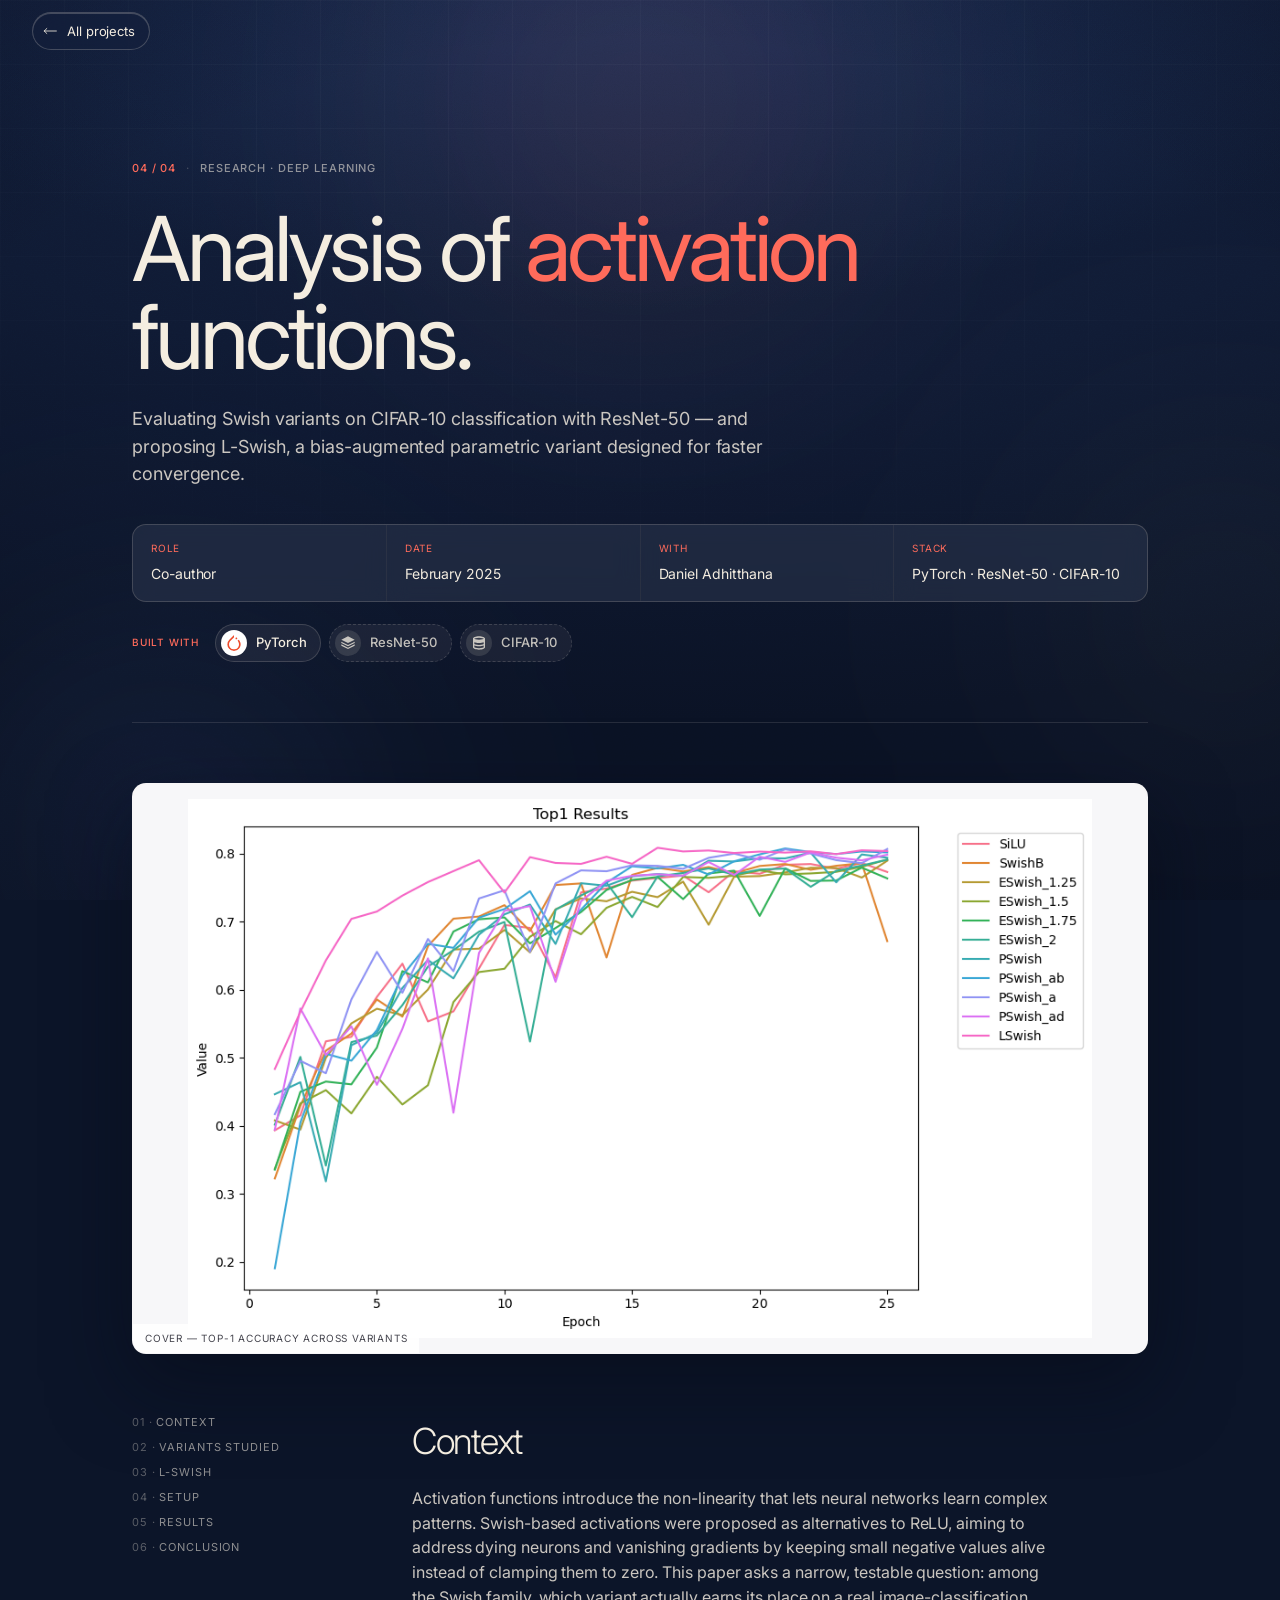
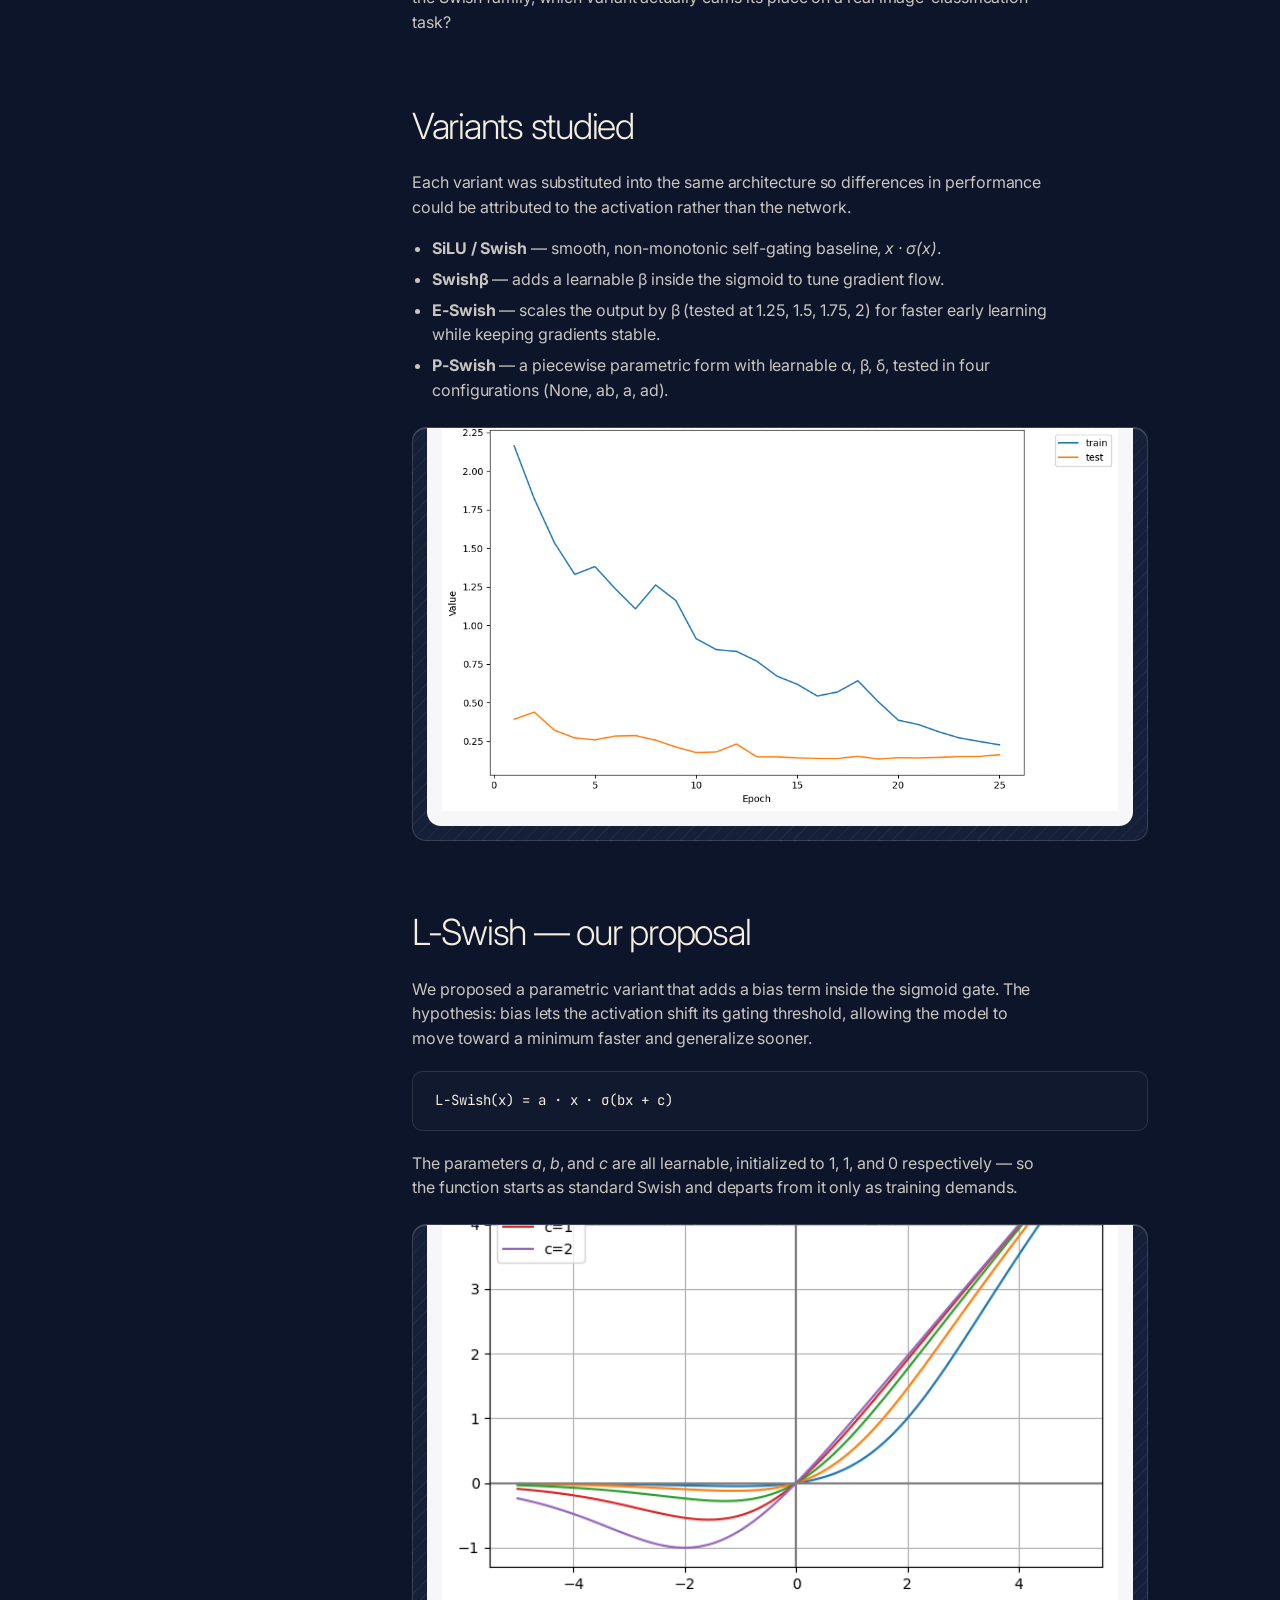
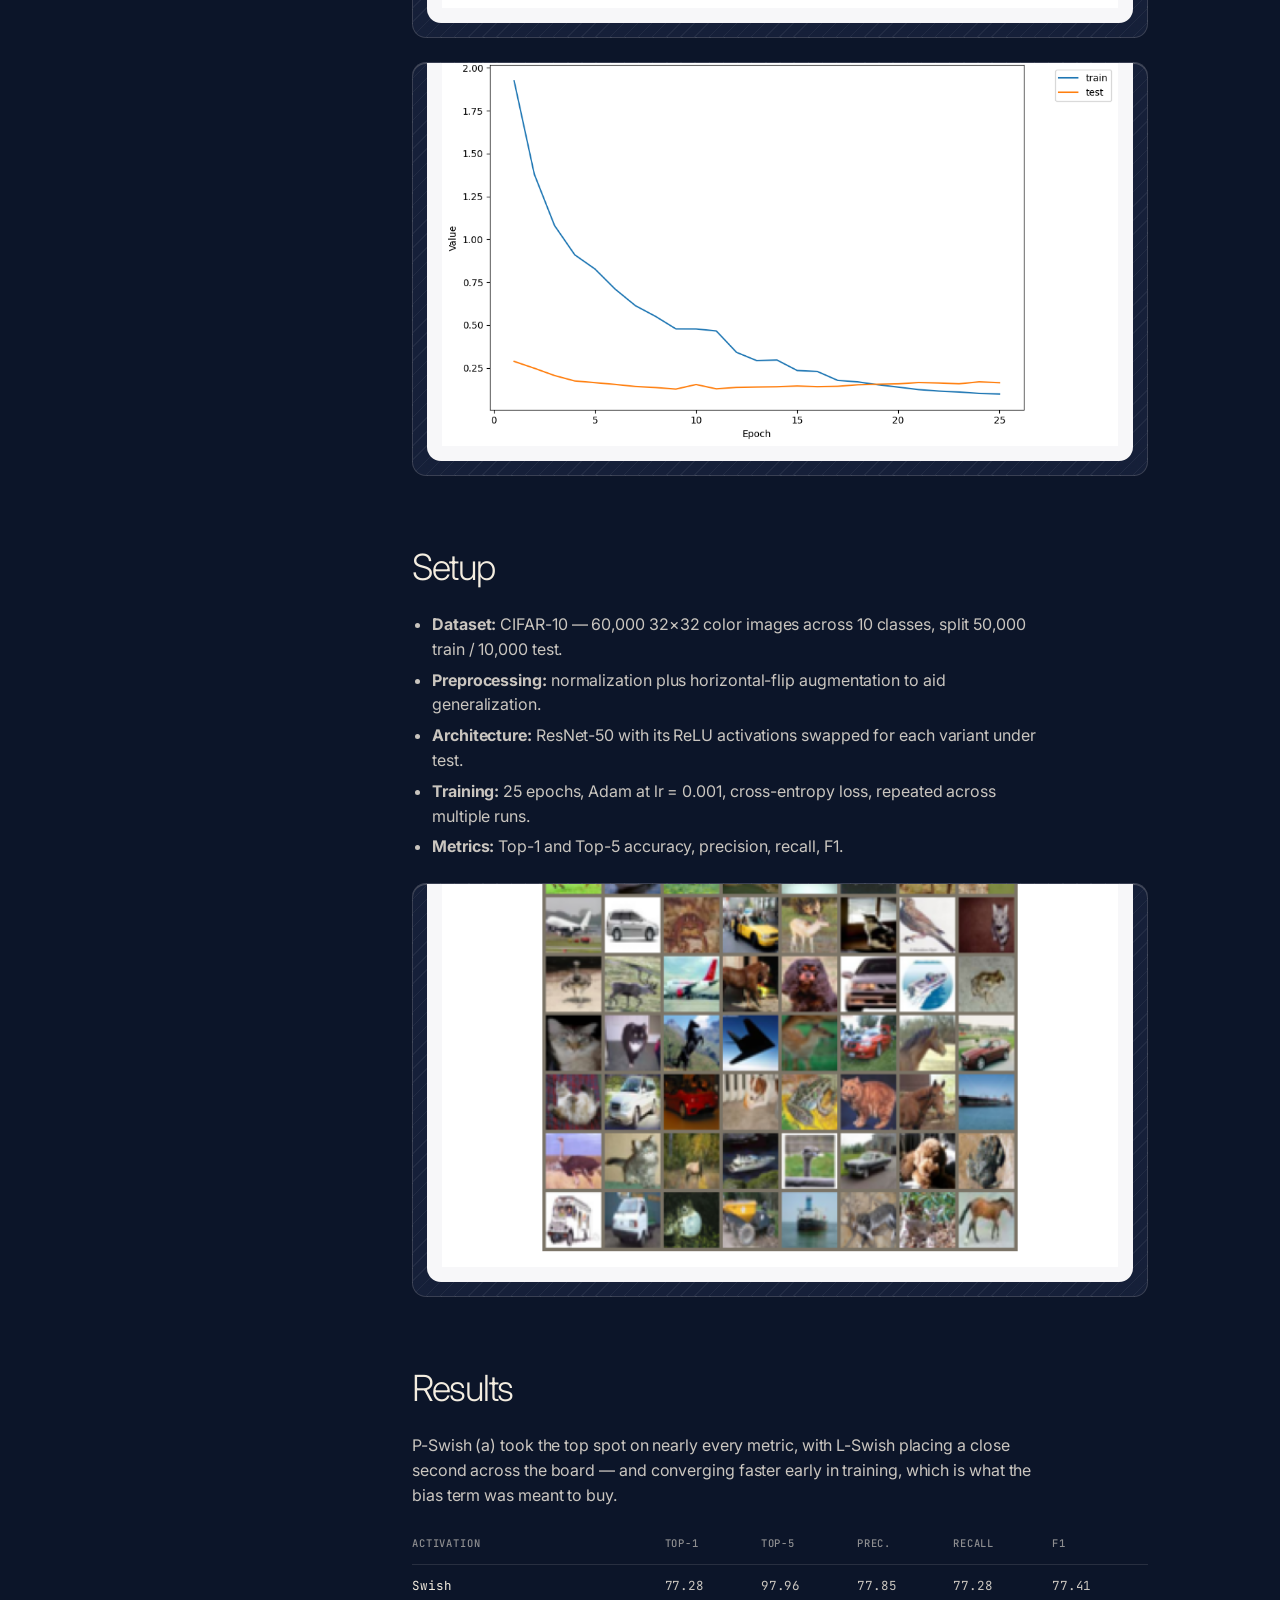
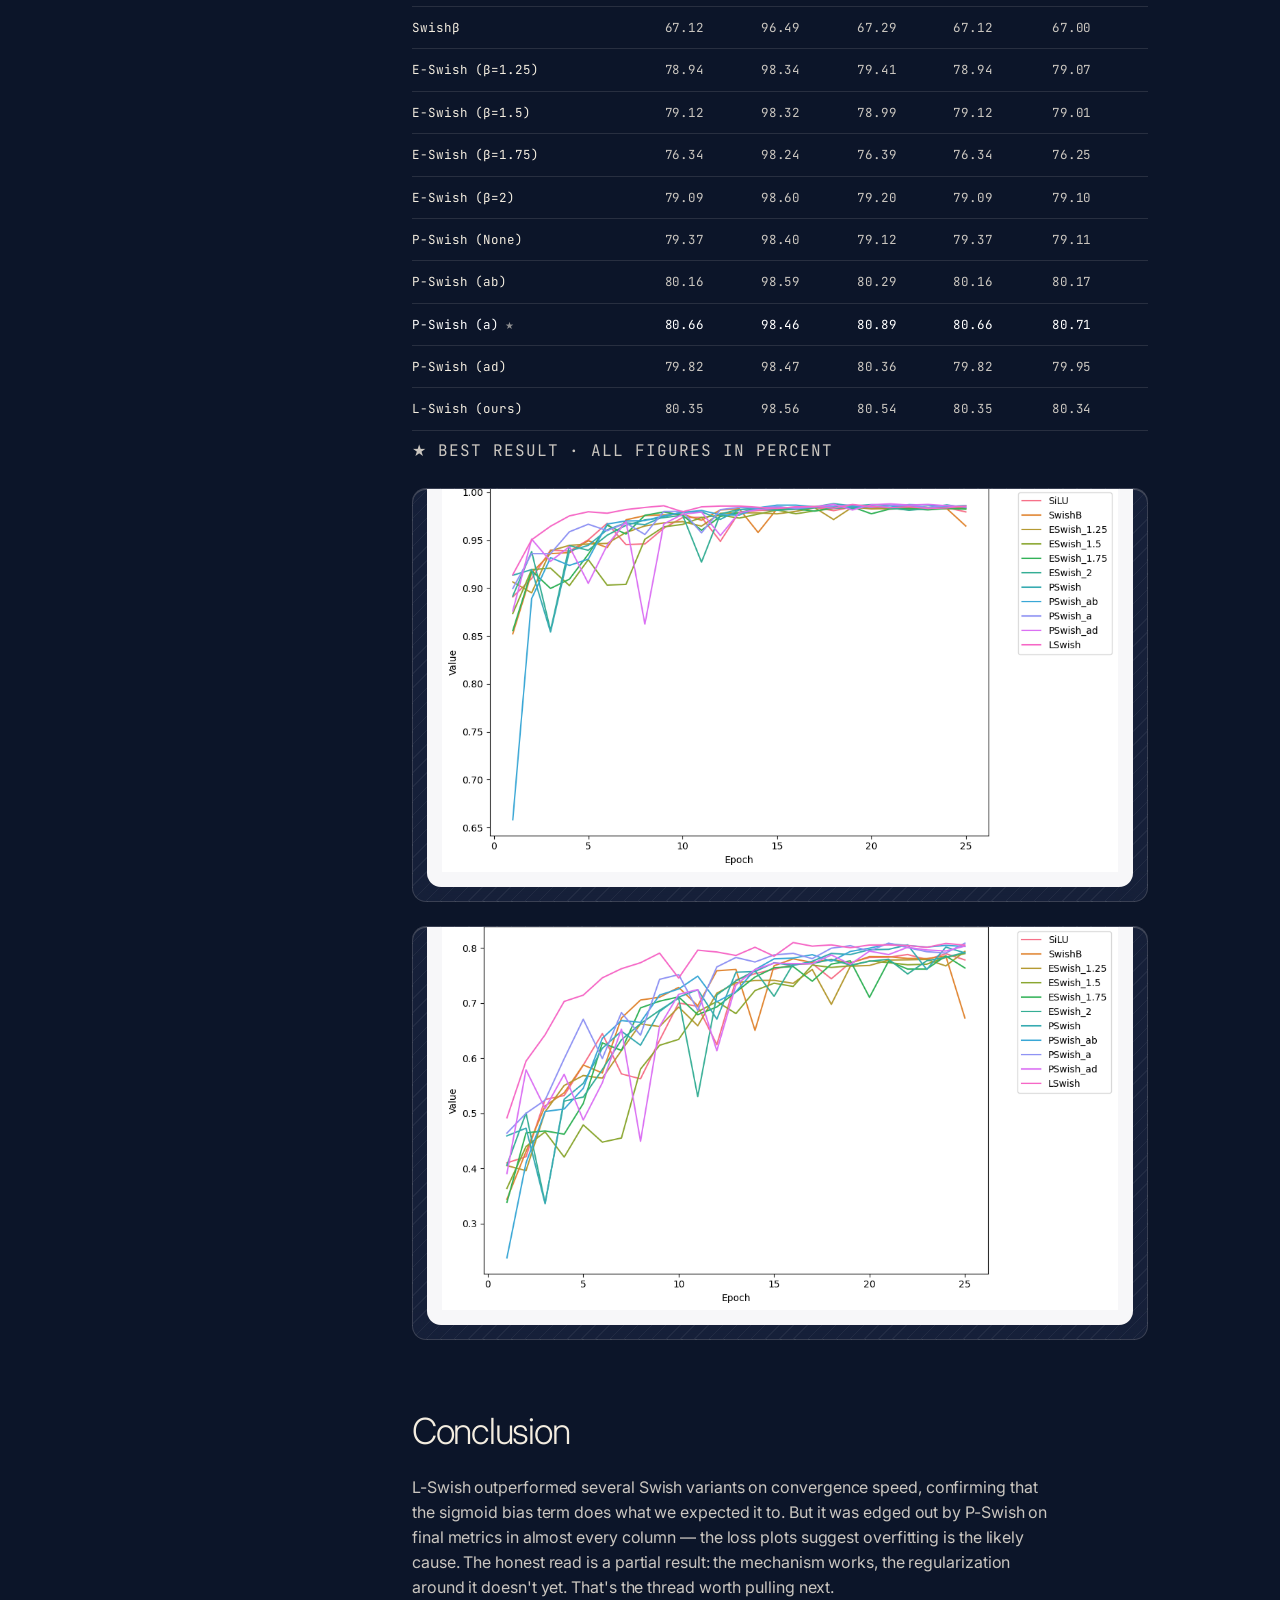
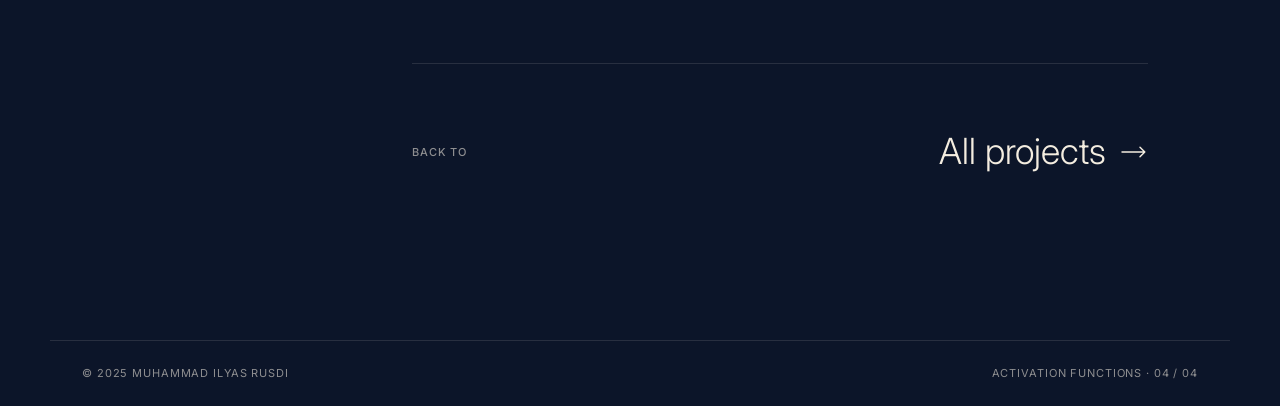
<file: projects/activation-functions.html>
<!doctype html>
<html lang="en">
<head>
<meta charset="utf-8" />
<meta name="viewport" content="width=device-width,initial-scale=1,viewport-fit=cover" />
<meta name="theme-color" content="#030304" />
<meta name="color-scheme" content="dark" />
<title>Swish Activation Functions — Muhammad Ilyas Rusdi</title>
<link rel="preconnect" href="https://fonts.googleapis.com" />
<link rel="preconnect" href="https://fonts.gstatic.com" crossorigin />
<link href="https://fonts.googleapis.com/css2?family=Inter:wght@300;400;500;600&family=JetBrains+Mono:wght@400;500&display=swap" rel="stylesheet" />
<link rel="stylesheet" href="../styles.css" />
<style>
.res-table{width:100%;border-collapse:collapse;margin:28px 0 8px;font-family:'JetBrains Mono',monospace;font-size:12.5px}
.res-table th{text-align:left;color:var(--mute);font-weight:500;text-transform:uppercase;letter-spacing:.08em;font-size:10.5px;padding:0 14px 12px 0;border-bottom:1px solid var(--rule)}
.res-table td{padding:11px 14px 11px 0;border-bottom:1px solid var(--rule);color:var(--ink-soft)}
.res-table tbody tr:hover td{color:#fff}
.res-table td:first-child{color:var(--ink)}
.res-table tr.best td{color:#fff}
.res-table tr.best td:first-child::after{content:" ★";color:var(--mute);font-size:10px}
.res-note{color:var(--mute);font-family:'JetBrains Mono',monospace;font-size:11px;letter-spacing:.06em;text-transform:uppercase}
.eq{display:block;margin:20px 0;padding:18px 22px;border:1px solid var(--rule);border-radius:10px;background:rgba(255,255,255,0.02);font-family:'JetBrains Mono',monospace;font-size:14px;color:var(--ink);overflow-x:auto}
</style>
</head>
<body>
<div class="chrome-bg" aria-hidden="true">
<div class="blob a"></div>
<div class="blob b"></div>
<div class="blob c"></div>
</div>

<nav class="nav scrolled" style="justify-content:flex-start;">
<a href="../Portfolio.html#projects" class="back-pill">
<svg width="14" height="10" viewBox="0 0 22 10" fill="none"><path d="M21 5H2m0 0l4-4M2 5l4 4" stroke="currentColor" stroke-width="1.3" stroke-linecap="round" stroke-linejoin="round"/></svg>
<span>All projects</span>
</a>
</nav>

<main class="proj-page">
<header class="proj-hero">
<div class="crumb mono"><span>04 / 04</span><span style="opacity:.4">·</span><span>Research · Deep Learning</span></div>
<h1>Analysis of<span class="it"> activation</span> functions.</h1>
<p class="lede">Evaluating Swish variants on CIFAR-10 classification with ResNet-50 — and proposing L-Swish, a bias-augmented parametric variant designed for faster convergence.</p>
<dl class="proj-meta">
<div><dt>Role</dt><dd>Co-author</dd></div>
<div><dt>Date</dt><dd>February 2025</dd></div>
<div><dt>With</dt><dd>Daniel Adhitthana</dd></div>
<div><dt>Stack</dt><dd>PyTorch · ResNet-50 · CIFAR-10</dd></div>
</dl>
<div class="proj-tools">
  <span class="proj-tools__label mono">Built with</span>
  <ul>
    <li class="tool" style="--brand:#EE4C2C;--brand-ink:#ffffff"><svg viewBox="0 0 24 24" aria-hidden="true" fill="currentColor"><path d="M12.005 0L4.952 7.053a9.865 9.865 0 000 14.022 9.866 9.866 0 0014.022 0c3.984-3.9 3.986-10.205.085-14.023l-1.744 1.743c2.904 2.905 2.904 7.634 0 10.538s-7.634 2.904-10.538 0-2.904-7.634 0-10.538l4.647-4.646.582-.665zm3.568 3.899a1.327 1.327 0 00-1.327 1.327 1.327 1.327 0 001.327 1.328A1.327 1.327 0 0016.9 5.226 1.327 1.327 0 0015.573 3.9z"/></svg><span>PyTorch</span></li>
    <li class="tool tool--plain"><svg viewBox="0 0 24 24" aria-hidden="true" fill="currentColor"><path d="M12 2 2 7l10 5 10-5-10-5Zm0 13L2 10v2l10 5 10-5v-2l-10 5Zm0 4L2 14v2l10 5 10-5v-2l-10 5Z"/></svg><span>ResNet-50</span></li>
    <li class="tool tool--plain"><svg viewBox="0 0 24 24" aria-hidden="true" fill="currentColor"><path d="M12 2C7 2 3 3.6 3 5.5v13C3 20.4 7 22 12 22s9-1.6 9-3.5v-13C21 3.6 17 2 12 2Zm0 2c4.4 0 7 1.3 7 1.5S16.4 7 12 7 5 5.7 5 5.5 7.6 4 12 4Zm7 14.5c0 .2-2.6 1.5-7 1.5s-7-1.3-7-1.5v-2.7C6.6 16.6 9.2 17 12 17s5.4-.4 7-1.2v2.7Zm0-5c0 .2-2.6 1.5-7 1.5s-7-1.3-7-1.5v-2.7C6.6 11.6 9.2 12 12 12s5.4-.4 7-1.2v2.7Z"/></svg><span>CIFAR-10</span></li>
  </ul>
</div>
</header>

<div class="proj-cover lit"><img src="../assets/act/p08-14.png" alt="Top-1 accuracy across all activation variants over 25 epochs" /><span>cover — top-1 accuracy across variants</span></div>

<div class="proj-grid">
<aside class="proj-side">
<ol>
<li>Context</li>
<li>Variants studied</li>
<li>L-Swish</li>
<li>Setup</li>
<li>Results</li>
<li>Conclusion</li>
</ol>
</aside>

<article class="proj-body">
<section>
<h2>Context</h2>
<p>Activation functions introduce the non-linearity that lets neural networks learn complex patterns. Swish-based activations were proposed as alternatives to ReLU, aiming to address dying neurons and vanishing gradients by keeping small negative values alive instead of clamping them to zero. This paper asks a narrow, testable question: among the Swish family, which variant actually earns its place on a real image-classification task?</p>
</section>

<section>
<h2>Variants studied</h2>
<p>Each variant was substituted into the same architecture so differences in performance could be attributed to the activation rather than the network.</p>
<ul>
<li><strong>SiLU / Swish</strong> — smooth, non-monotonic self-gating baseline, <em>x · σ(x)</em>.</li>
<li><strong>Swishβ</strong> — adds a learnable β inside the sigmoid to tune gradient flow.</li>
<li><strong>E-Swish</strong> — scales the output by β (tested at 1.25, 1.5, 1.75, 2) for faster early learning while keeping gradients stable.</li>
<li><strong>P-Swish</strong> — a piecewise parametric form with learnable α, β, δ, tested in four configurations (None, ab, a, ad).</li>
</ul>
<figure class="figure lit"><img src="../assets/act/p02-1.png" alt="SiLU training and testing loss over 25 epochs" loading="lazy" /></figure>
</section>

<section>
<h2>L-Swish — our proposal</h2>
<p>We proposed a parametric variant that adds a bias term inside the sigmoid gate. The hypothesis: bias lets the activation shift its gating threshold, allowing the model to move toward a minimum faster and generalize sooner.</p>
<code class="eq">L-Swish(x) = a · x · σ(bx + c)</code>
<p>The parameters <em>a</em>, <em>b</em>, and <em>c</em> are all learnable, initialized to 1, 1, and 0 respectively — so the function starts as standard Swish and departs from it only as training demands.</p>
<figure class="figure lit"><img src="../assets/act/p06-11.png" alt="Effect of the bias parameter c on the activation curve" loading="lazy" /></figure>
<figure class="figure lit"><img src="../assets/act/p06-12.png" alt="L-Swish training and testing loss over 25 epochs" loading="lazy" /></figure>
</section>

<section>
<h2>Setup</h2>
<ul>
<li><strong>Dataset:</strong> CIFAR-10 — 60,000 32×32 color images across 10 classes, split 50,000 train / 10,000 test.</li>
<li><strong>Preprocessing:</strong> normalization plus horizontal-flip augmentation to aid generalization.</li>
<li><strong>Architecture:</strong> ResNet-50 with its ReLU activations swapped for each variant under test.</li>
<li><strong>Training:</strong> 25 epochs, Adam at lr = 0.001, cross-entropy loss, repeated across multiple runs.</li>
<li><strong>Metrics:</strong> Top-1 and Top-5 accuracy, precision, recall, F1.</li>
</ul>
<figure class="figure lit"><img src="../assets/act/p07-13.png" alt="Random sample of CIFAR-10 training images" loading="lazy" /></figure>
</section>

<section>
<h2>Results</h2>
<p>P-Swish (a) took the top spot on nearly every metric, with L-Swish placing a close second across the board — and converging faster early in training, which is what the bias term was meant to buy.</p>
<div class="table-wrap">
<table class="res-table">
<thead><tr><th>Activation</th><th>Top-1</th><th>Top-5</th><th>Prec.</th><th>Recall</th><th>F1</th></tr></thead>
<tbody>
<tr><td>Swish</td><td>77.28</td><td>97.96</td><td>77.85</td><td>77.28</td><td>77.41</td></tr>
<tr><td>Swishβ</td><td>67.12</td><td>96.49</td><td>67.29</td><td>67.12</td><td>67.00</td></tr>
<tr><td>E-Swish (β=1.25)</td><td>78.94</td><td>98.34</td><td>79.41</td><td>78.94</td><td>79.07</td></tr>
<tr><td>E-Swish (β=1.5)</td><td>79.12</td><td>98.32</td><td>78.99</td><td>79.12</td><td>79.01</td></tr>
<tr><td>E-Swish (β=1.75)</td><td>76.34</td><td>98.24</td><td>76.39</td><td>76.34</td><td>76.25</td></tr>
<tr><td>E-Swish (β=2)</td><td>79.09</td><td>98.60</td><td>79.20</td><td>79.09</td><td>79.10</td></tr>
<tr><td>P-Swish (None)</td><td>79.37</td><td>98.40</td><td>79.12</td><td>79.37</td><td>79.11</td></tr>
<tr><td>P-Swish (ab)</td><td>80.16</td><td>98.59</td><td>80.29</td><td>80.16</td><td>80.17</td></tr>
<tr class="best"><td>P-Swish (a)</td><td>80.66</td><td>98.46</td><td>80.89</td><td>80.66</td><td>80.71</td></tr>
<tr><td>P-Swish (ad)</td><td>79.82</td><td>98.47</td><td>80.36</td><td>79.82</td><td>79.95</td></tr>
<tr><td>L-Swish (ours)</td><td>80.35</td><td>98.56</td><td>80.54</td><td>80.35</td><td>80.34</td></tr>
</tbody>
</table>
</div>
<p class="res-note">★ best result · all figures in percent</p>
<figure class="figure lit"><img src="../assets/act/p08-15.png" alt="Top-5 accuracy across all activation variants" loading="lazy" /></figure>
<figure class="figure lit"><img src="../assets/act/p09-16.png" alt="Precision across all activation variants" loading="lazy" /></figure>
</section>

<section>
<h2>Conclusion</h2>
<p>L-Swish outperformed several Swish variants on convergence speed, confirming that the sigmoid bias term does what we expected it to. But it was edged out by P-Swish on final metrics in almost every column — the loss plots suggest overfitting is the likely cause. The honest read is a partial result: the mechanism works, the regularization around it doesn't yet. That's the thread worth pulling next.</p>
</section>

<div class="proj-next">
<span class="mono" style="color:var(--mute)">Back to</span>
<a class="next-link" href="../Portfolio.html#projects">
<span>All projects</span>
<svg width="28" height="12" viewBox="0 0 22 10" fill="none"><path d="M1 5h19m0 0L16 1m4 4l-4 4" stroke="currentColor" stroke-width="1.2" stroke-linecap="round" stroke-linejoin="round"/></svg>
</a>
</div>
</article>
</div>
</main>

<footer class="proj-footer">
<span>© 2025 Muhammad Ilyas Rusdi</span>
<span>Activation Functions · 04 / 04</span>
</footer>

<script>
const io = new IntersectionObserver((es)=>es.forEach(e=>{if(e.isIntersecting){e.target.classList.add('in'); io.unobserve(e.target);}}),{threshold:0.12});
document.querySelectorAll('.proj-body section, .proj-hero, .proj-cover').forEach(el=>{el.classList.add('reveal'); io.observe(el);});
</script>
</body>
</html>
</file>
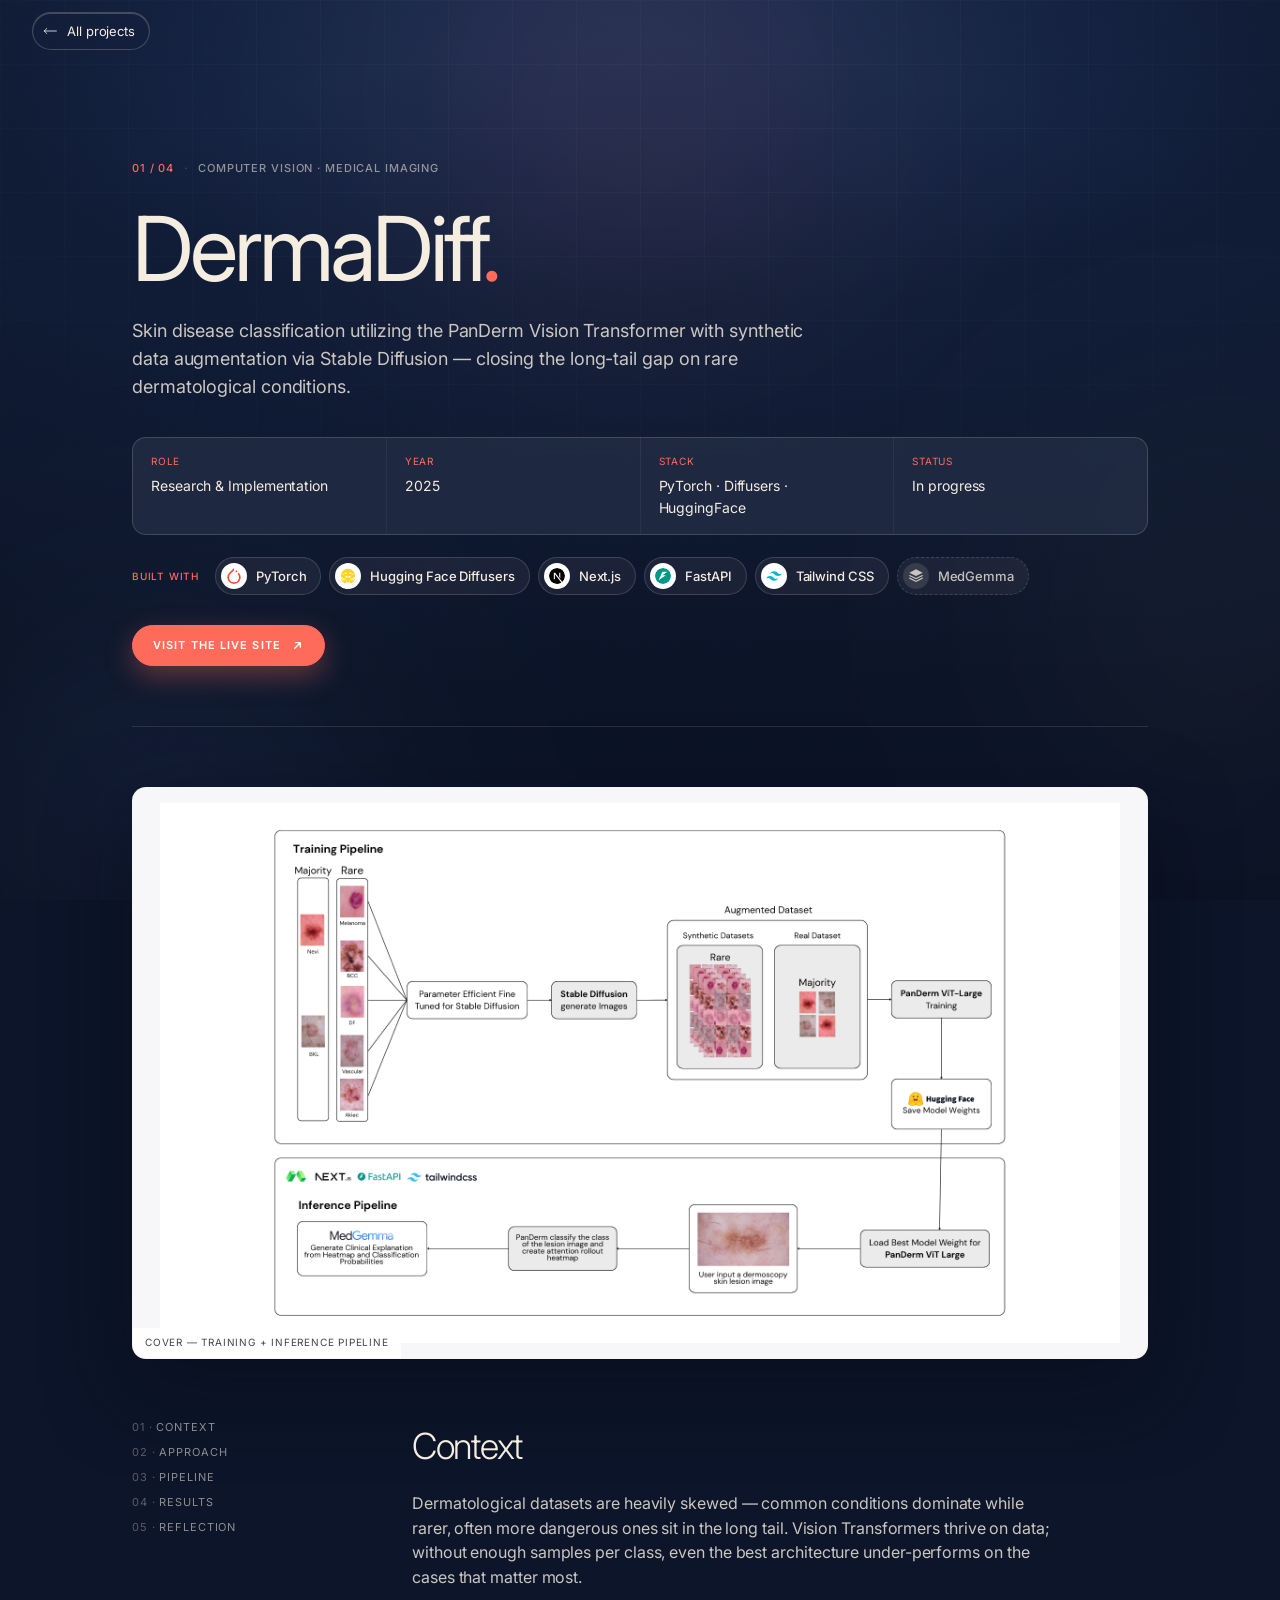
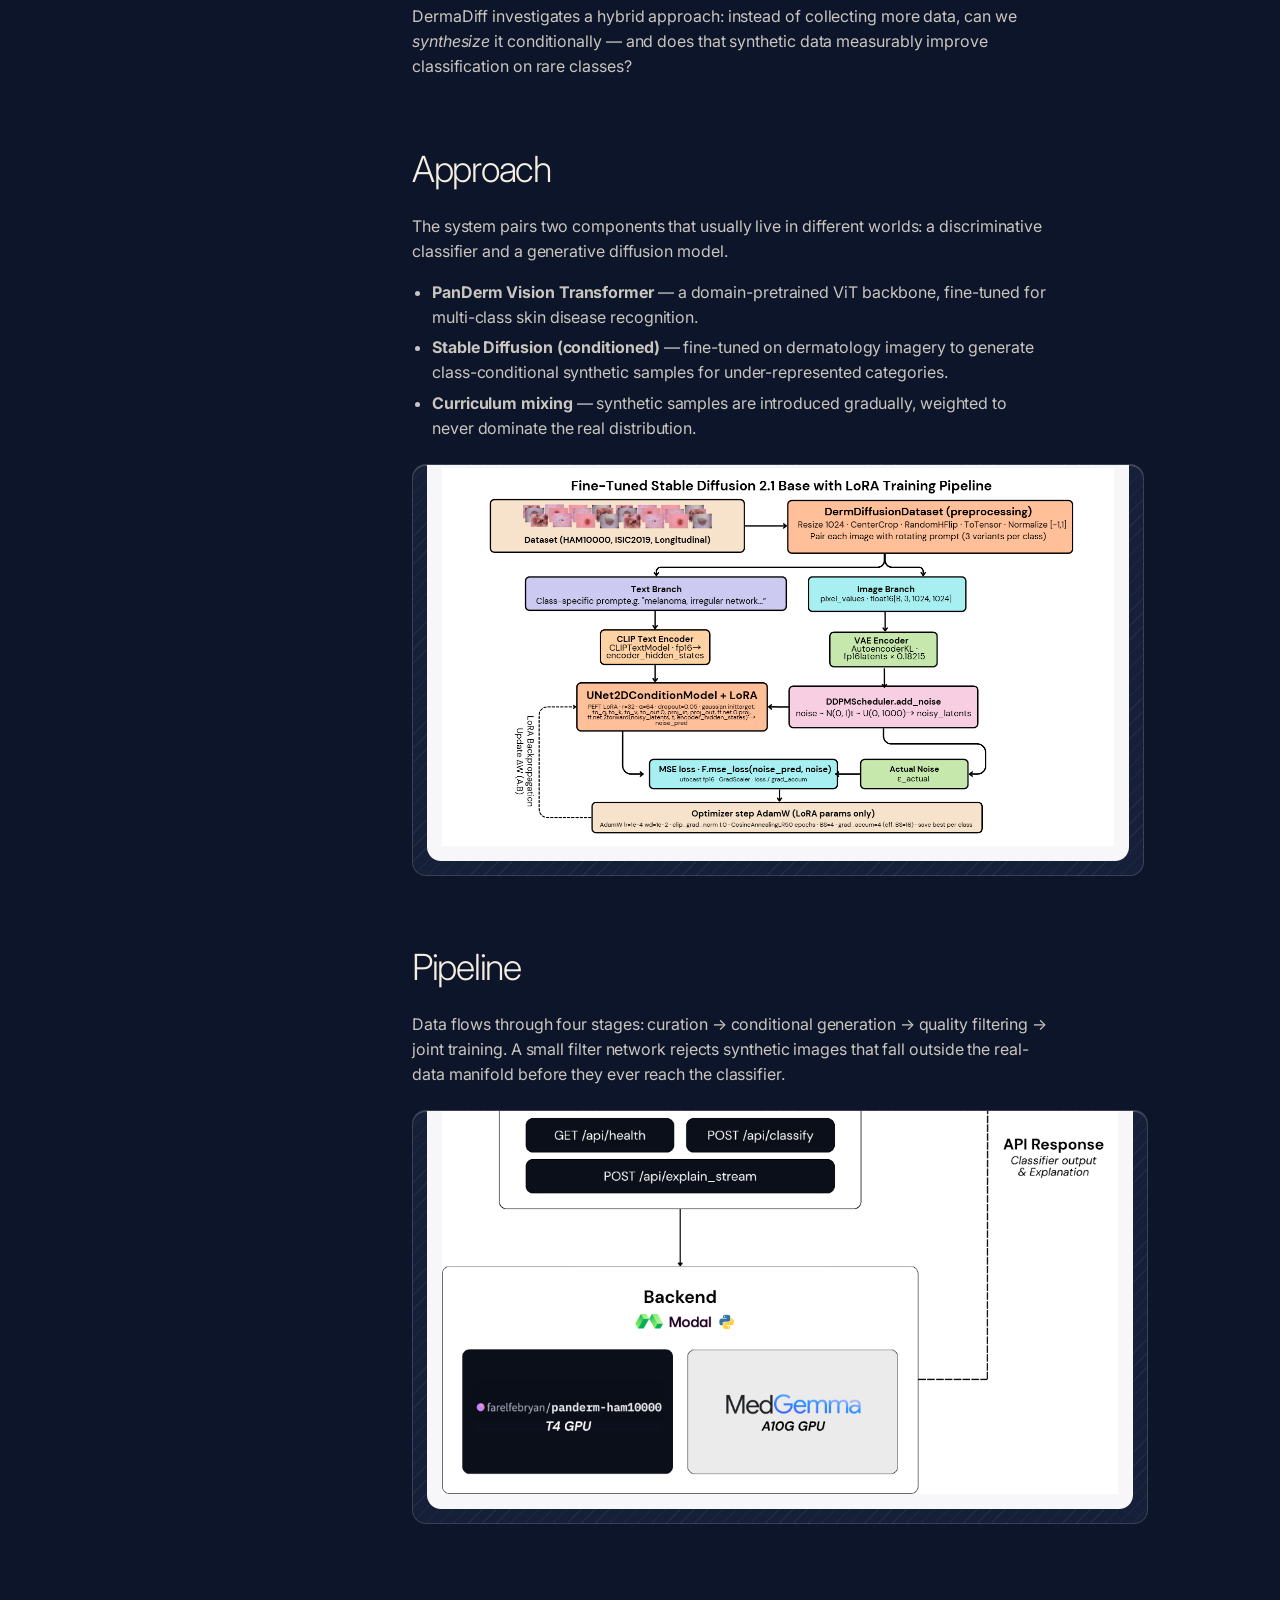
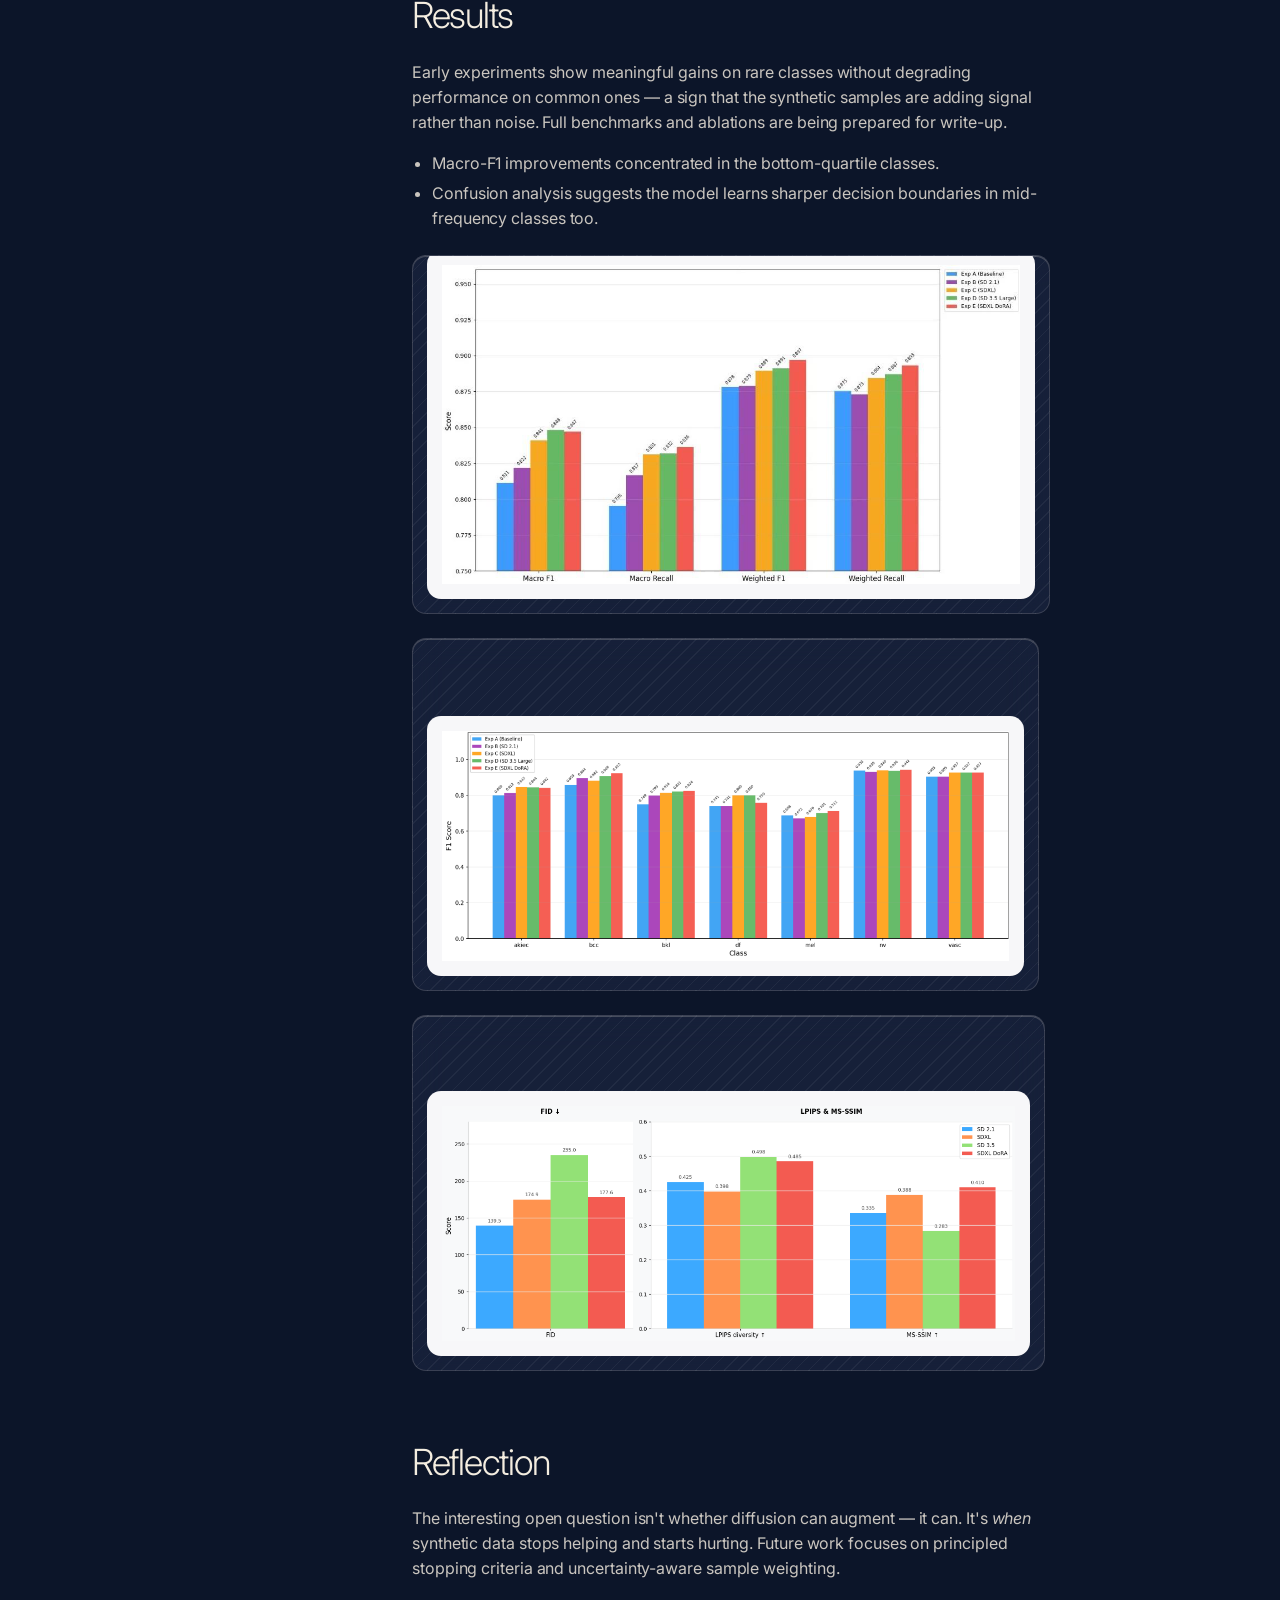
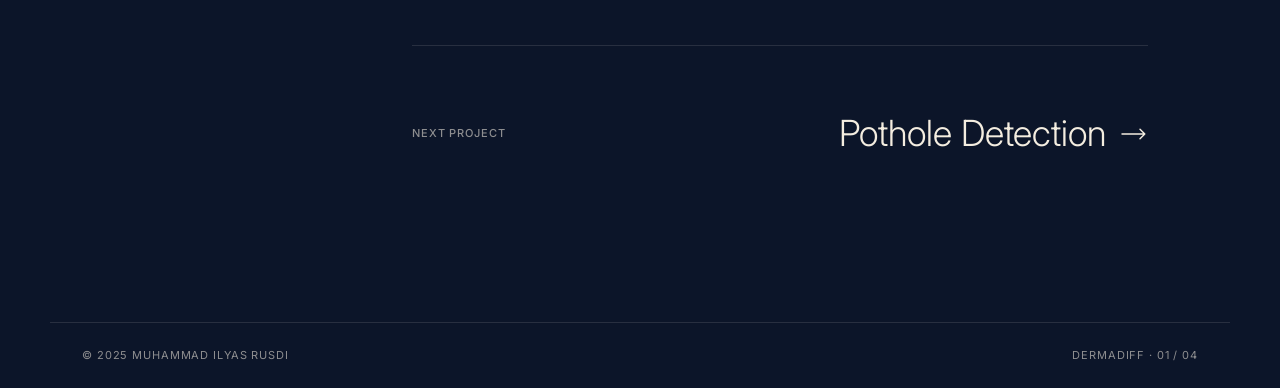
<file: projects/dermadiff.html>
<!doctype html>
<html lang="en">
<head>
<meta charset="utf-8" />
<meta name="viewport" content="width=device-width,initial-scale=1,viewport-fit=cover" />
<meta name="theme-color" content="#030304" />
<meta name="color-scheme" content="dark" />
<title>DermaDiff — Muhammad Ilyas Rusdi</title>
<link rel="preconnect" href="https://fonts.googleapis.com" />
<link rel="preconnect" href="https://fonts.gstatic.com" crossorigin />
<link href="https://fonts.googleapis.com/css2?family=Inter:wght@300;400;500;600&family=JetBrains+Mono:wght@400;500&display=swap" rel="stylesheet" />
<link rel="stylesheet" href="../styles.css" />
</head>
<body>
<div class="chrome-bg" aria-hidden="true">
  <div class="blob a"></div>
  <div class="blob b"></div>
  <div class="blob c"></div>
</div>

<nav class="nav scrolled" style="justify-content:flex-start;">
  <a href="../Portfolio.html#projects" class="back-pill">
    <svg width="14" height="10" viewBox="0 0 22 10" fill="none"><path d="M21 5H2m0 0l4-4M2 5l4 4" stroke="currentColor" stroke-width="1.3" stroke-linecap="round" stroke-linejoin="round"/></svg>
    <span>All projects</span>
  </a>
</nav>

<main class="proj-page">
  <header class="proj-hero">
    <div class="crumb mono"><span>01 / 04</span><span style="opacity:.4">·</span><span>Computer Vision · Medical Imaging</span></div>
    <h1>DermaDiff<span class="it">.</span></h1>
    <p class="lede">Skin disease classification utilizing the PanDerm Vision Transformer with synthetic data augmentation via Stable Diffusion — closing the long-tail gap on rare dermatological conditions.</p>
    <dl class="proj-meta">
      <div><dt>Role</dt><dd>Research & Implementation</dd></div>
      <div><dt>Year</dt><dd>2025</dd></div>
      <div><dt>Stack</dt><dd>PyTorch · Diffusers · HuggingFace</dd></div>
      <div><dt>Status</dt><dd>In progress</dd></div>
    </dl>
    <div class="proj-tools">
      <span class="proj-tools__label mono">Built with</span>
      <ul>
        <li class="tool" style="--brand:#EE4C2C;--brand-ink:#ffffff"><svg viewBox="0 0 24 24" aria-hidden="true" fill="currentColor"><path d="M12.005 0L4.952 7.053a9.865 9.865 0 000 14.022 9.866 9.866 0 0014.022 0c3.984-3.9 3.986-10.205.085-14.023l-1.744 1.743c2.904 2.905 2.904 7.634 0 10.538s-7.634 2.904-10.538 0-2.904-7.634 0-10.538l4.647-4.646.582-.665zm3.568 3.899a1.327 1.327 0 00-1.327 1.327 1.327 1.327 0 001.327 1.328A1.327 1.327 0 0016.9 5.226 1.327 1.327 0 0015.573 3.9z"/></svg><span>PyTorch</span></li>
        <li class="tool" style="--brand:#FFD21E;--brand-ink:#14213D"><svg viewBox="0 0 24 24" aria-hidden="true" fill="currentColor"><path d="M12.025 1.13c-5.77 0-10.449 4.647-10.449 10.378 0 1.112.178 2.181.503 3.185.064-.222.203-.444.416-.577a.96.96 0 0 1 .524-.15c.293 0 .584.124.84.284.278.173.48.408.71.694.226.282.458.611.684.951v-.014c.017-.324.106-.622.264-.874s.403-.487.762-.543c.3-.047.596.06.787.203s.31.313.4.467c.15.257.212.468.233.542.01.026.653 1.552 1.657 2.54.616.605 1.01 1.223 1.082 1.912.055.537-.096 1.059-.38 1.572.637.121 1.294.187 1.967.187.657 0 1.298-.063 1.921-.178-.287-.517-.44-1.041-.384-1.581.07-.69.465-1.307 1.081-1.913 1.004-.987 1.647-2.513 1.657-2.539.021-.074.083-.285.233-.542.09-.154.208-.323.4-.467a1.08 1.08 0 0 1 .787-.203c.359.056.604.29.762.543s.247.55.265.874v.015c.225-.34.457-.67.683-.952.23-.286.432-.52.71-.694.257-.16.547-.284.84-.285a.97.97 0 0 1 .524.151c.228.143.373.388.43.625l.006.04a10.3 10.3 0 0 0 .534-3.273c0-5.731-4.678-10.378-10.449-10.378M8.327 6.583a1.5 1.5 0 0 1 .713.174 1.487 1.487 0 0 1 .617 2.013c-.183.343-.762-.214-1.102-.094-.38.134-.532.914-.917.71a1.487 1.487 0 0 1 .69-2.803m7.486 0a1.487 1.487 0 0 1 .689 2.803c-.385.204-.536-.576-.916-.71-.34-.12-.92.437-1.103.094a1.487 1.487 0 0 1 .617-2.013 1.5 1.5 0 0 1 .713-.174m-10.68 1.55a.96.96 0 1 1 0 1.921.96.96 0 0 1 0-1.92m13.838 0a.96.96 0 1 1 0 1.92.96.96 0 0 1 0-1.92M8.489 11.458c.588.01 1.965 1.157 3.572 1.164 1.607-.007 2.984-1.155 3.572-1.164.196-.003.305.12.305.454 0 .886-.424 2.328-1.563 3.202-.22-.756-1.396-1.366-1.63-1.32q-.011.001-.02.006l-.044.026-.01.008-.03.024q-.018.017-.035.036l-.032.04a1 1 0 0 0-.058.09l-.014.025q-.049.088-.11.19a1 1 0 0 1-.083.116 1.2 1.2 0 0 1-.173.18q-.035.029-.075.058a1.3 1.3 0 0 1-.251-.243 1 1 0 0 1-.076-.107c-.124-.193-.177-.363-.337-.444-.034-.016-.104-.008-.2.022q-.094.03-.216.087-.06.028-.125.063l-.13.074q-.067.04-.136.086a3 3 0 0 0-.135.096 3 3 0 0 0-.26.219 2 2 0 0 0-.12.121 2 2 0 0 0-.106.128l-.002.002a2 2 0 0 0-.09.132l-.001.001a1.2 1.2 0 0 0-.105.212q-.013.036-.024.073c-1.139-.875-1.563-2.317-1.563-3.203 0-.334.109-.457.305-.454m.836 10.354c.824-1.19.766-2.082-.365-3.194-1.13-1.112-1.789-2.738-1.789-2.738s-.246-.945-.806-.858-.97 1.499.202 2.362c1.173.864-.233 1.45-.685.64-.45-.812-1.683-2.896-2.322-3.295s-1.089-.175-.938.647 2.822 2.813 2.562 3.244-1.176-.506-1.176-.506-2.866-2.567-3.49-1.898.473 1.23 2.037 2.16c1.564.932 1.686 1.178 1.464 1.53s-3.675-2.511-4-1.297c-.323 1.214 3.524 1.567 3.287 2.405-.238.839-2.71-1.587-3.216-.642-.506.946 3.49 2.056 3.522 2.064 1.29.33 4.568 1.028 5.713-.624m5.349 0c-.824-1.19-.766-2.082.365-3.194 1.13-1.112 1.789-2.738 1.789-2.738s.246-.945.806-.858.97 1.499-.202 2.362c-1.173.864.233 1.45.685.64.451-.812 1.683-2.896 2.322-3.295s1.089-.175.938.647-2.822 2.813-2.562 3.244 1.176-.506 1.176-.506 2.866-2.567 3.49-1.898-.473 1.23-2.037 2.16c-1.564.932-1.686 1.178-1.464 1.53s3.675-2.511 4-1.297c.323 1.214-3.524 1.567-3.287 2.405.238.839 2.71-1.587 3.216-.642.506.946-3.49 2.056-3.522 2.064-1.29.33-4.568 1.028-5.713-.624"/></svg><span>Hugging Face Diffusers</span></li>
        <li class="tool" style="--brand:#000000;--brand-ink:#ffffff"><svg viewBox="0 0 24 24" aria-hidden="true" fill="currentColor"><path d="M18.665 21.978C16.758 23.255 14.465 24 12 24 5.377 24 0 18.623 0 12S5.377 0 12 0s12 5.377 12 12c0 3.583-1.574 6.801-4.067 9.001L9.219 7.2H7.2v9.596h1.615V9.251l9.85 12.727Zm-3.332-8.533 1.6 2.061V7.2h-1.6v6.245Z"/></svg><span>Next.js</span></li>
        <li class="tool" style="--brand:#009688;--brand-ink:#ffffff"><svg viewBox="0 0 24 24" aria-hidden="true" fill="currentColor"><path d="M12 .0387C5.3729.0384.0003 5.3931 0 11.9988c-.001 6.6066 5.372 11.9628 12 11.9625 6.628.0003 12.001-5.3559 12-11.9625-.0003-6.6057-5.3729-11.9604-12-11.96m-.829 5.4153h7.55l-7.5805 5.3284h5.1828L5.279 18.5436q2.9466-6.5444 5.892-13.0896"/></svg><span>FastAPI</span></li>
        <li class="tool" style="--brand:#06B6D4;--brand-ink:#ffffff"><svg viewBox="0 0 24 24" aria-hidden="true" fill="currentColor"><path d="M12.001,4.8c-3.2,0-5.2,1.6-6,4.8c1.2-1.6,2.6-2.2,4.2-1.8c0.913,0.228,1.565,0.89,2.288,1.624 C13.666,10.618,15.027,12,18.001,12c3.2,0,5.2-1.6,6-4.8c-1.2,1.6-2.6,2.2-4.2,1.8c-0.913-0.228-1.565-0.89-2.288-1.624 C16.337,6.182,14.976,4.8,12.001,4.8z M6.001,12c-3.2,0-5.2,1.6-6,4.8c1.2-1.6,2.6-2.2,4.2-1.8c0.913,0.228,1.565,0.89,2.288,1.624 c1.177,1.194,2.538,2.576,5.512,2.576c3.2,0,5.2-1.6,6-4.8c-1.2,1.6-2.6,2.2-4.2,1.8c-0.913-0.228-1.565-0.89-2.288-1.624 C10.337,13.382,8.976,12,6.001,12z"/></svg><span>Tailwind CSS</span></li>
        <li class="tool tool--plain"><svg viewBox="0 0 24 24" aria-hidden="true" fill="currentColor"><path d="M12 2 2 7l10 5 10-5-10-5Zm0 13L2 10v2l10 5 10-5v-2l-10 5Zm0 4L2 14v2l10 5 10-5v-2l-10 5Z"/></svg><span>MedGemma</span></li>
      </ul>
    </div>
    <a class="live-link" href="https://dermadiff-web.vercel.app" target="_blank" rel="noopener">
      <span>Visit the live site</span>
      <svg width="13" height="13" viewBox="0 0 14 14" fill="none"><path d="M4 10L10 4m0 0H5m5 0v5" stroke="currentColor" stroke-width="1.4" stroke-linecap="round" stroke-linejoin="round"/></svg>
    </a>
  </header>

  <div class="proj-cover lit"><img src="../assets/derma/p04-1.png" alt="DermaDiff training and inference pipeline diagram" /><span>cover — training + inference pipeline</span></div>

  <div class="proj-grid">
    <aside class="proj-side">
      <ol>
        <li>Context</li>
        <li>Approach</li>
        <li>Pipeline</li>
        <li>Results</li>
        <li>Reflection</li>
      </ol>
    </aside>

    <article class="proj-body">
      <section>
        <h2>Context</h2>
        <p>Dermatological datasets are heavily skewed — common conditions dominate while rarer, often more dangerous ones sit in the long tail. Vision Transformers thrive on data; without enough samples per class, even the best architecture under-performs on the cases that matter most.</p>
        <p>DermaDiff investigates a hybrid approach: instead of collecting more data, can we <em>synthesize</em> it conditionally — and does that synthetic data measurably improve classification on rare classes?</p>
      </section>

      <section>
        <h2>Approach</h2>
        <p>The system pairs two components that usually live in different worlds: a discriminative classifier and a generative diffusion model.</p>
        <ul>
          <li><strong>PanDerm Vision Transformer</strong> — a domain-pretrained ViT backbone, fine-tuned for multi-class skin disease recognition.</li>
          <li><strong>Stable Diffusion (conditioned)</strong> — fine-tuned on dermatology imagery to generate class-conditional synthetic samples for under-represented categories.</li>
          <li><strong>Curriculum mixing</strong> — synthetic samples are introduced gradually, weighted to never dominate the real distribution.</li>
        </ul>
        <figure class="figure lit" style="max-width:732px"><img src="../assets/derma/p04-2.png" alt="Fine-tuned Stable Diffusion 2.1 base with LoRA training pipeline diagram" loading="lazy" /></figure>
      </section>

      <section>
        <h2>Pipeline</h2>
        <p>Data flows through four stages: curation → conditional generation → quality filtering → joint training. A small filter network rejects synthetic images that fall outside the real-data manifold before they ever reach the classifier.</p>
        <figure class="figure lit tall"><img src="../assets/derma/p07-8.png" alt="System deployment architecture diagram" loading="lazy" /></figure>
      </section>

      <section>
        <h2>Results</h2>
        <p>Early experiments show meaningful gains on rare classes without degrading performance on common ones — a sign that the synthetic samples are adding signal rather than noise. Full benchmarks and ablations are being prepared for write-up.</p>
        <ul>
          <li>Macro-F1 improvements concentrated in the bottom-quartile classes.</li>
          <li>Confusion analysis suggests the model learns sharper decision boundaries in mid-frequency classes too.</li>
        </ul>
        <figure class="figure lit" style="max-width:638px"><img src="../assets/derma/p08-9.png" alt="Bar chart of macro and weighted F1 and recall across five experiments" loading="lazy" /></figure>
        <figure class="figure lit" style="max-width:627px"><img src="../assets/derma/p09-11.png" alt="Per-class F1 score bar chart across five experiments" loading="lazy" /></figure>
        <figure class="figure lit" style="max-width:633px"><img src="../assets/derma/p09-12.png" alt="FID, LPIPS and MS-SSIM comparison chart across diffusion backbones" loading="lazy" /></figure>
      </section>

      <section>
        <h2>Reflection</h2>
        <p>The interesting open question isn't whether diffusion can augment — it can. It's <em>when</em> synthetic data stops helping and starts hurting. Future work focuses on principled stopping criteria and uncertainty-aware sample weighting.</p>
      </section>

      <div class="proj-next">
        <span class="mono" style="color:var(--mute)">Next project</span>
        <a class="next-link" href="pothole.html">
          <span>Pothole Detection</span>
          <svg width="28" height="12" viewBox="0 0 22 10" fill="none"><path d="M1 5h19m0 0L16 1m4 4l-4 4" stroke="currentColor" stroke-width="1.2" stroke-linecap="round" stroke-linejoin="round"/></svg>
        </a>
      </div>
    </article>
  </div>
</main>

<footer class="proj-footer">
  <span>© 2025 Muhammad Ilyas Rusdi</span>
  <span>DermaDiff · 01 / 04</span>
</footer>

<script>
  const io = new IntersectionObserver((es)=>es.forEach(e=>{if(e.isIntersecting){e.target.classList.add('in'); io.unobserve(e.target);}}),{threshold:0.12});
  document.querySelectorAll('.proj-body section, .proj-hero, .proj-cover').forEach(el=>{el.classList.add('reveal'); io.observe(el);});
</script>
</body>
</html>
</file>
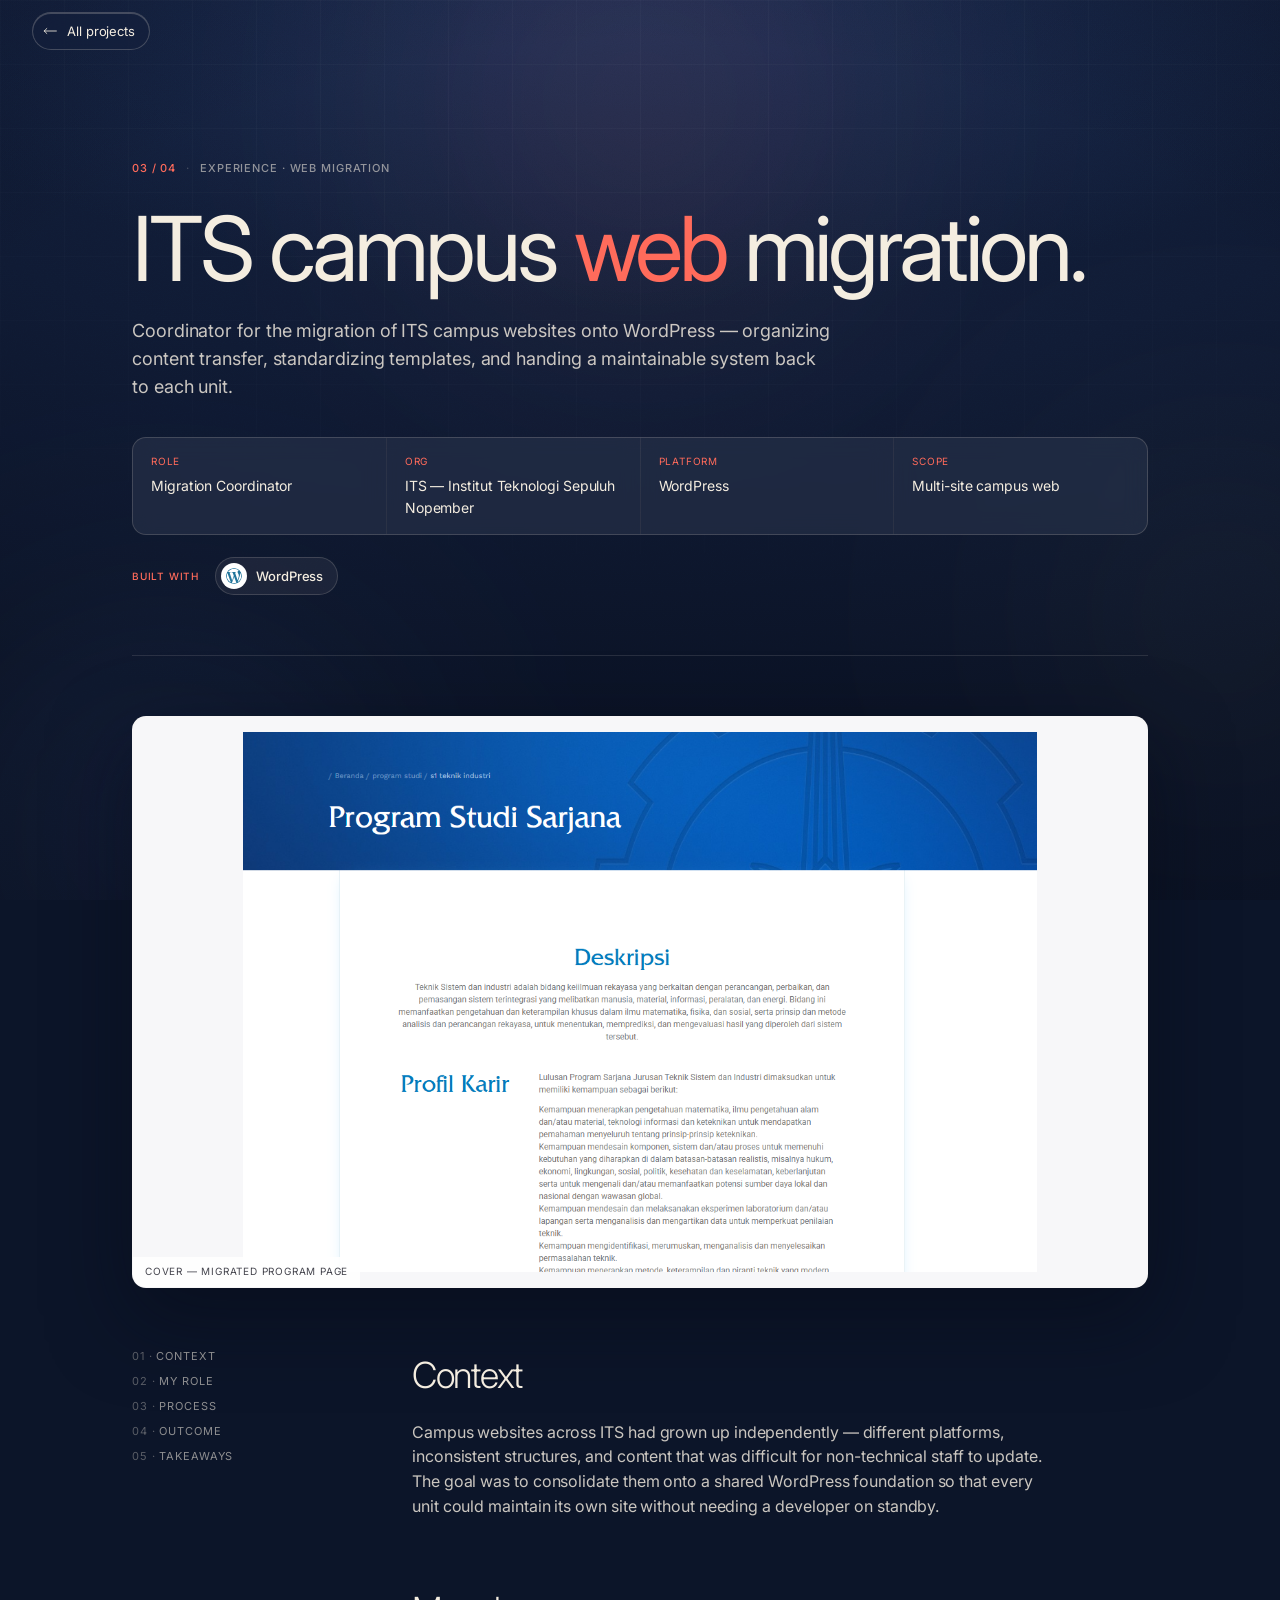
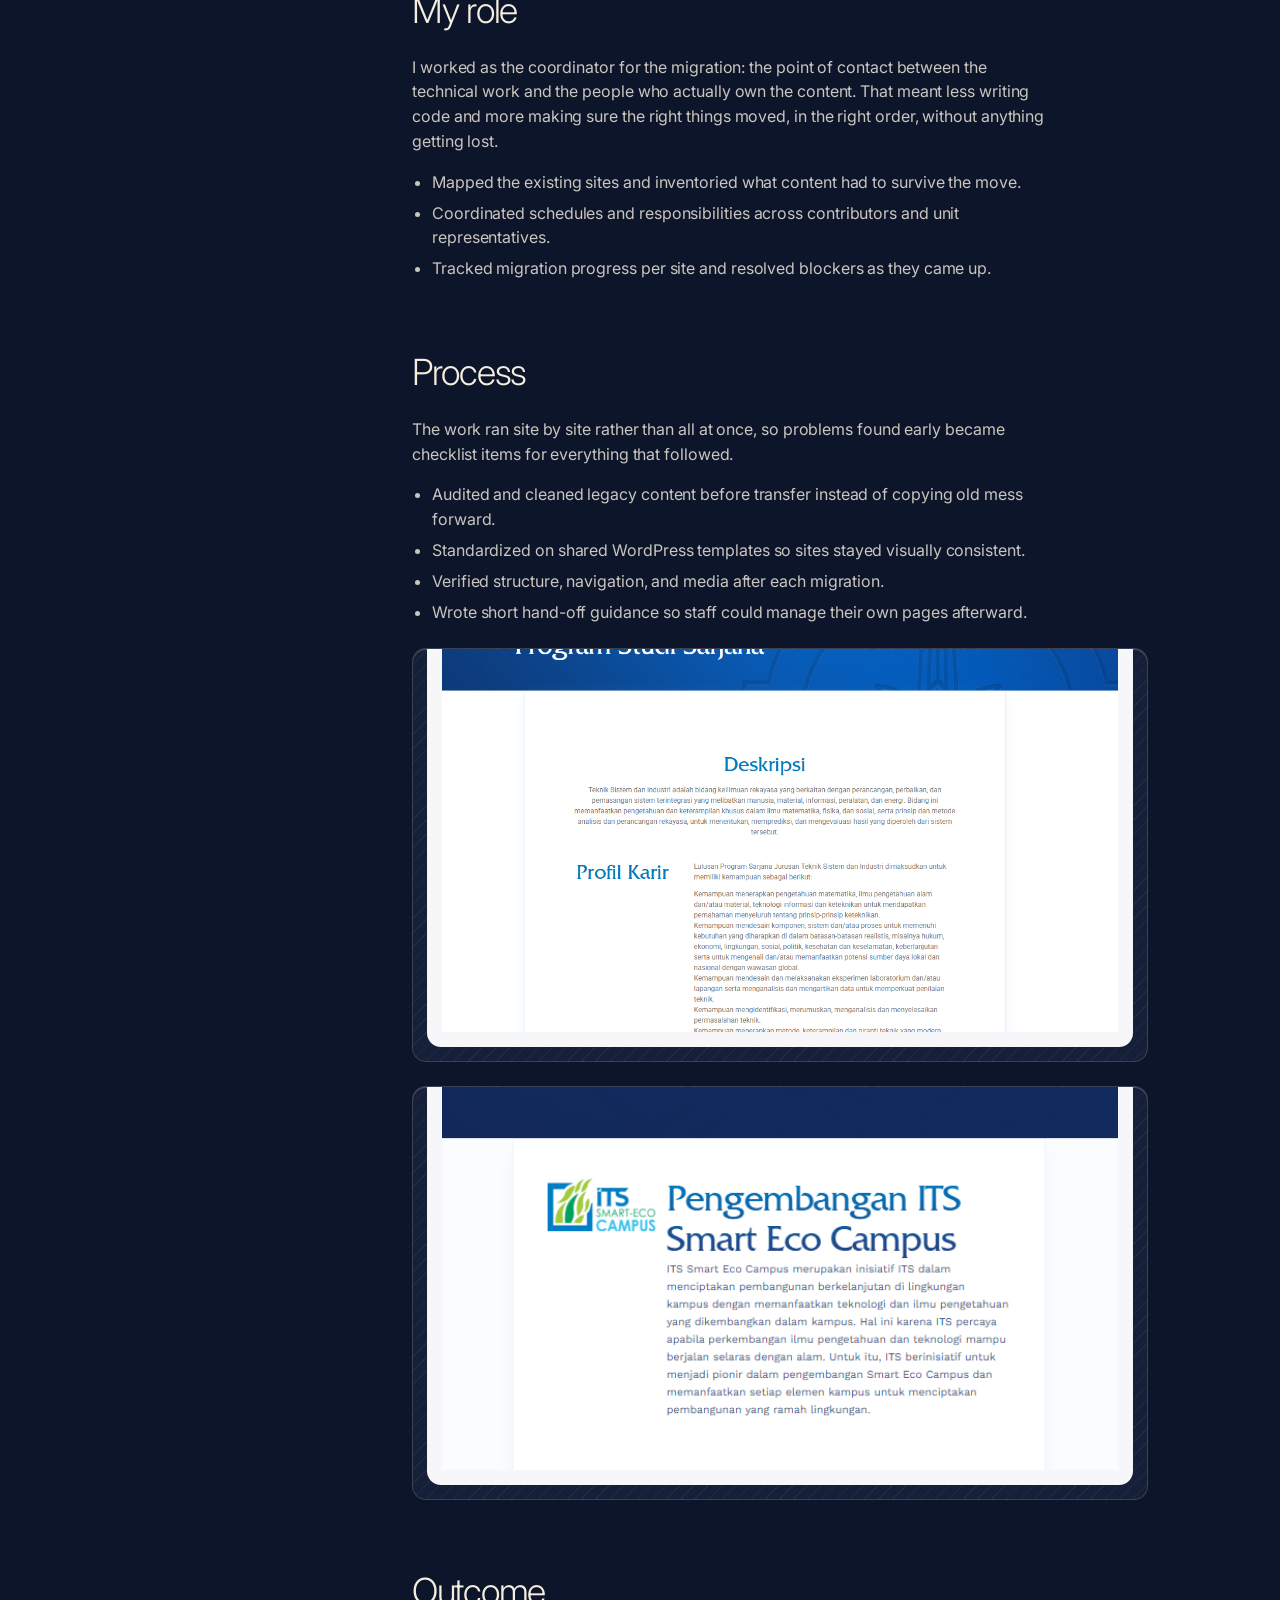
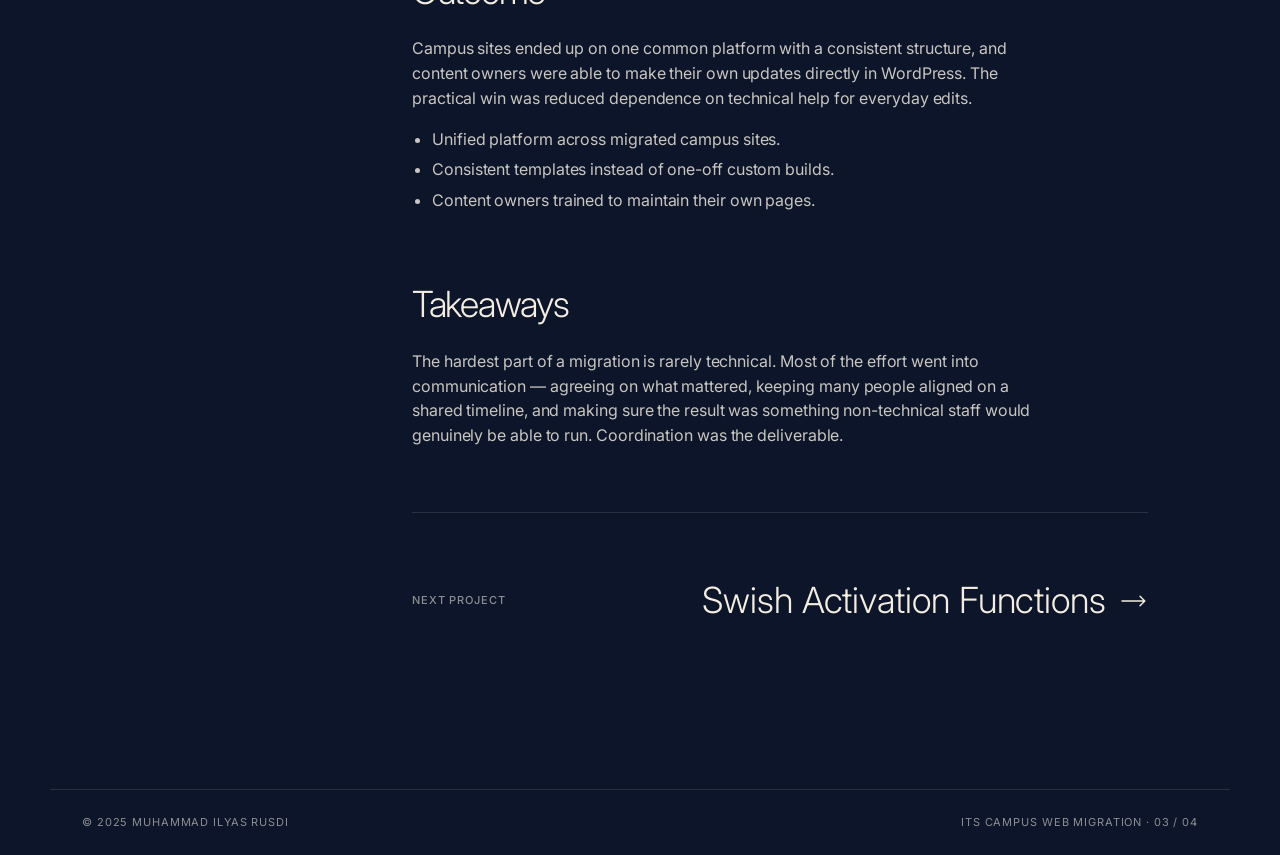
<file: projects/its-migration.html>
<!doctype html>
<html lang="en">
<head>
<meta charset="utf-8" />
<meta name="viewport" content="width=device-width,initial-scale=1,viewport-fit=cover" />
<meta name="theme-color" content="#030304" />
<meta name="color-scheme" content="dark" />
<title>ITS Campus Web Migration — Muhammad Ilyas Rusdi</title>
<link rel="preconnect" href="https://fonts.googleapis.com" />
<link rel="preconnect" href="https://fonts.gstatic.com" crossorigin />
<link href="https://fonts.googleapis.com/css2?family=Inter:wght@300;400;500;600&family=JetBrains+Mono:wght@400;500&display=swap" rel="stylesheet" />
<link rel="stylesheet" href="../styles.css" />
</head>
<body>
<div class="chrome-bg" aria-hidden="true">
<div class="blob a"></div>
<div class="blob b"></div>
<div class="blob c"></div>
</div>

<nav class="nav scrolled" style="justify-content:flex-start;">
<a href="../Portfolio.html#projects" class="back-pill">
<svg width="14" height="10" viewBox="0 0 22 10" fill="none"><path d="M21 5H2m0 0l4-4M2 5l4 4" stroke="currentColor" stroke-width="1.3" stroke-linecap="round" stroke-linejoin="round"/></svg>
<span>All projects</span>
</a>
</nav>

<main class="proj-page">
<header class="proj-hero">
<div class="crumb mono"><span>03 / 04</span><span style="opacity:.4">·</span><span>Experience · Web Migration</span></div>
<h1>ITS campus<span class="it"> web</span> migration.</h1>
<p class="lede">Coordinator for the migration of ITS campus websites onto WordPress — organizing content transfer, standardizing templates, and handing a maintainable system back to each unit.</p>
<dl class="proj-meta">
<div><dt>Role</dt><dd>Migration Coordinator</dd></div>
<div><dt>Org</dt><dd>ITS — Institut Teknologi Sepuluh Nopember</dd></div>
<div><dt>Platform</dt><dd>WordPress</dd></div>
<div><dt>Scope</dt><dd>Multi-site campus web</dd></div>
</dl>
<div class="proj-tools">
  <span class="proj-tools__label mono">Built with</span>
  <ul>
    <li class="tool" style="--brand:#21759B;--brand-ink:#ffffff"><svg viewBox="0 0 24 24" aria-hidden="true" fill="currentColor"><path d="M21.469 6.825c.84 1.537 1.318 3.3 1.318 5.175 0 3.979-2.156 7.456-5.363 9.325l3.295-9.527c.615-1.54.82-2.771.82-3.864 0-.405-.026-.78-.07-1.11m-7.981.105c.647-.03 1.232-.105 1.232-.105.582-.075.514-.93-.067-.899 0 0-1.755.135-2.88.135-1.064 0-2.85-.15-2.85-.15-.585-.03-.661.855-.075.885 0 0 .54.061 1.125.09l1.68 4.605-2.37 7.08L5.354 6.9c.649-.03 1.234-.1 1.234-.1.585-.075.516-.93-.065-.896 0 0-1.746.138-2.874.138-.2 0-.438-.008-.69-.015C4.911 3.15 8.235 1.215 12 1.215c2.809 0 5.365 1.072 7.286 2.833-.046-.003-.091-.009-.141-.009-1.06 0-1.812.923-1.812 1.914 0 .89.513 1.643 1.06 2.531.411.72.89 1.643.89 2.977 0 .915-.354 1.994-.821 3.479l-1.075 3.585-3.9-11.61.001.014zM12 22.784c-1.059 0-2.081-.153-3.048-.437l3.237-9.406 3.315 9.087c.024.053.05.101.078.149-1.12.393-2.325.609-3.582.609M1.211 12c0-1.564.336-3.05.935-4.39L7.29 21.709C3.694 19.96 1.212 16.271 1.211 12M12 0C5.385 0 0 5.385 0 12s5.385 12 12 12 12-5.385 12-12S18.615 0 12 0"/></svg><span>WordPress</span></li>
  </ul>
</div>
</header>

<div class="proj-cover lit"><img src="../assets/its/prodi-sarjana.png" alt="Migrated ITS undergraduate program page on WordPress" /><span>cover — migrated program page</span></div>

<div class="proj-grid">
<aside class="proj-side">
<ol>
<li>Context</li>
<li>My role</li>
<li>Process</li>
<li>Outcome</li>
<li>Takeaways</li>
</ol>
</aside>

<article class="proj-body">
<section>
<h2>Context</h2>
<p>Campus websites across ITS had grown up independently — different platforms, inconsistent structures, and content that was difficult for non-technical staff to update. The goal was to consolidate them onto a shared WordPress foundation so that every unit could maintain its own site without needing a developer on standby.</p>
</section>

<section>
<h2>My role</h2>
<p>I worked as the coordinator for the migration: the point of contact between the technical work and the people who actually own the content. That meant less writing code and more making sure the right things moved, in the right order, without anything getting lost.</p>
<ul>
<li>Mapped the existing sites and inventoried what content had to survive the move.</li>
<li>Coordinated schedules and responsibilities across contributors and unit representatives.</li>
<li>Tracked migration progress per site and resolved blockers as they came up.</li>
</ul>
</section>

<section>
<h2>Process</h2>
<p>The work ran site by site rather than all at once, so problems found early became checklist items for everything that followed.</p>
<ul>
<li>Audited and cleaned legacy content before transfer instead of copying old mess forward.</li>
<li>Standardized on shared WordPress templates so sites stayed visually consistent.</li>
<li>Verified structure, navigation, and media after each migration.</li>
<li>Wrote short hand-off guidance so staff could manage their own pages afterward.</li>
</ul>
<figure class="figure lit"><img src="../assets/its/prodi-sarjana.png" alt="Program Studi Sarjana page after migration" loading="lazy" /></figure>
<figure class="figure lit"><img src="../assets/its/smart-eco-campus.png" alt="ITS Smart Eco Campus site after migration" loading="lazy" /></figure>
</section>

<section>
<h2>Outcome</h2>
<p>Campus sites ended up on one common platform with a consistent structure, and content owners were able to make their own updates directly in WordPress. The practical win was reduced dependence on technical help for everyday edits.</p>
<ul>
<li>Unified platform across migrated campus sites.</li>
<li>Consistent templates instead of one-off custom builds.</li>
<li>Content owners trained to maintain their own pages.</li>
</ul>
</section>

<section>
<h2>Takeaways</h2>
<p>The hardest part of a migration is rarely technical. Most of the effort went into communication — agreeing on what mattered, keeping many people aligned on a shared timeline, and making sure the result was something non-technical staff would genuinely be able to run. Coordination was the deliverable.</p>
</section>

<div class="proj-next">
<span class="mono" style="color:var(--mute)">Next project</span>
<a class="next-link" href="activation-functions.html">
<span>Swish Activation Functions</span>
<svg width="28" height="12" viewBox="0 0 22 10" fill="none"><path d="M1 5h19m0 0L16 1m4 4l-4 4" stroke="currentColor" stroke-width="1.2" stroke-linecap="round" stroke-linejoin="round"/></svg>
</a>
</div>
</article>
</div>
</main>

<footer class="proj-footer">
<span>© 2025 Muhammad Ilyas Rusdi</span>
<span>ITS Campus Web Migration · 03 / 04</span>
</footer>

<script>
const io = new IntersectionObserver((es)=>es.forEach(e=>{if(e.isIntersecting){e.target.classList.add('in'); io.unobserve(e.target);}}),{threshold:0.12});
document.querySelectorAll('.proj-body section, .proj-hero, .proj-cover').forEach(el=>{el.classList.add('reveal'); io.observe(el);});
</script>
</body>
</html>
</file>
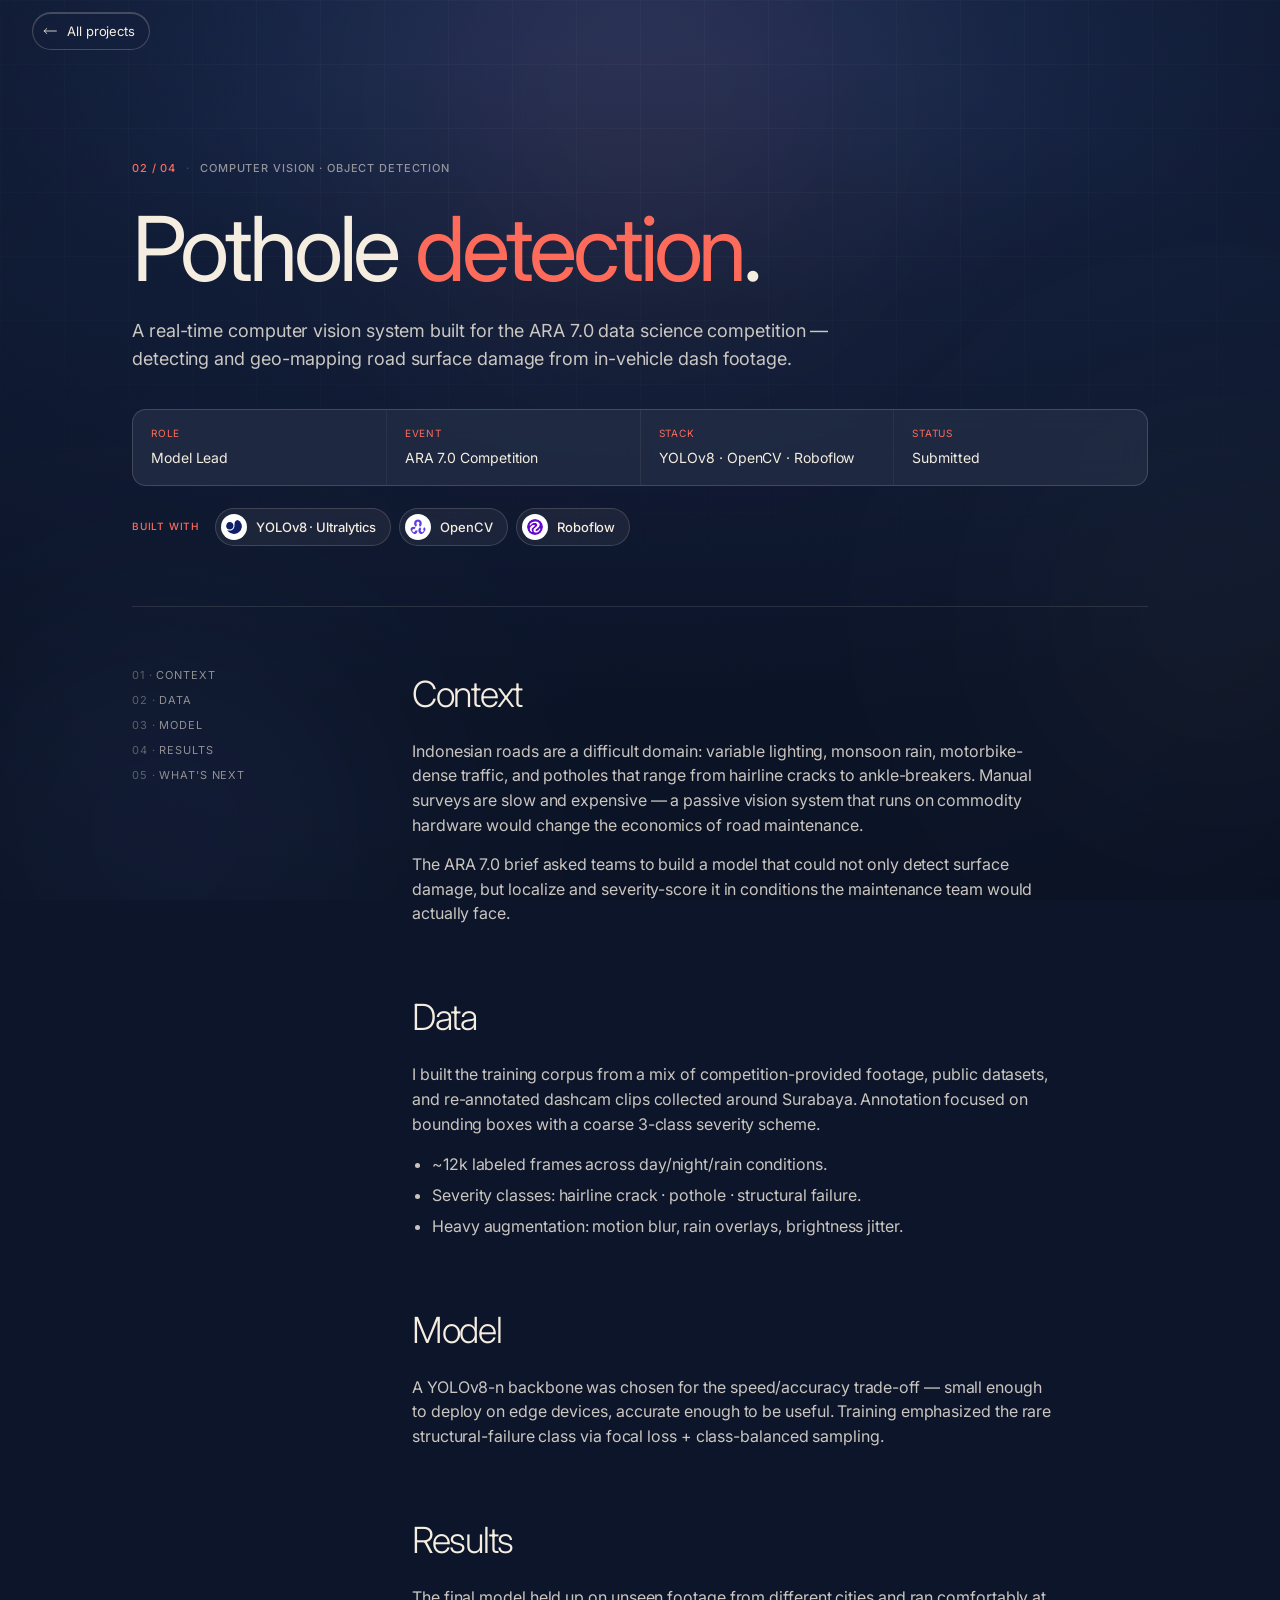
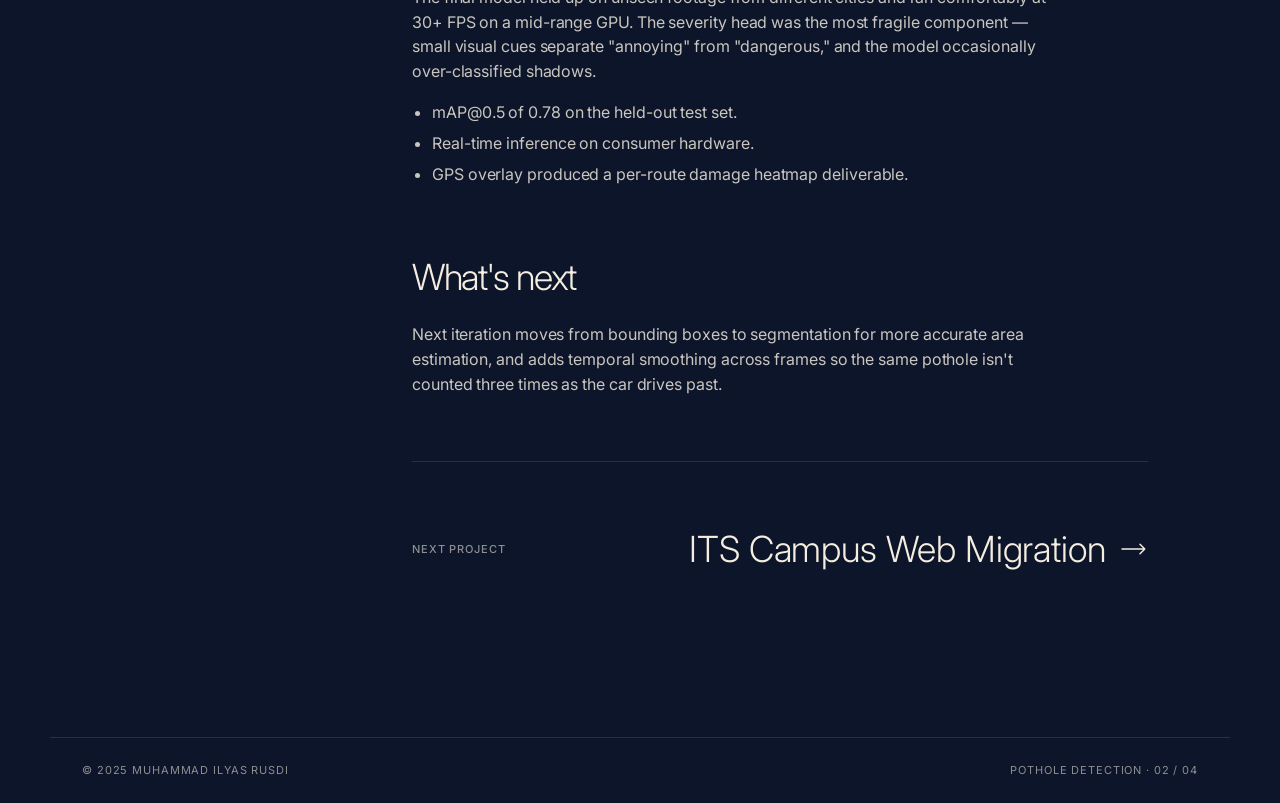
<file: projects/pothole.html>
<!doctype html>
<html lang="en">
<head>
<meta charset="utf-8" />
<meta name="viewport" content="width=device-width,initial-scale=1,viewport-fit=cover" />
<meta name="theme-color" content="#030304" />
<meta name="color-scheme" content="dark" />
<title>Pothole Detection — Muhammad Ilyas Rusdi</title>
<link rel="preconnect" href="https://fonts.googleapis.com" />
<link rel="preconnect" href="https://fonts.gstatic.com" crossorigin />
<link href="https://fonts.googleapis.com/css2?family=Inter:wght@300;400;500;600&family=JetBrains+Mono:wght@400;500&display=swap" rel="stylesheet" />
<link rel="stylesheet" href="../styles.css" />
</head>
<body>
<div class="chrome-bg" aria-hidden="true">
  <div class="blob a"></div>
  <div class="blob b"></div>
  <div class="blob c"></div>
</div>

<nav class="nav scrolled" style="justify-content:flex-start;">
  <a href="../Portfolio.html#projects" class="back-pill">
    <svg width="14" height="10" viewBox="0 0 22 10" fill="none"><path d="M21 5H2m0 0l4-4M2 5l4 4" stroke="currentColor" stroke-width="1.3" stroke-linecap="round" stroke-linejoin="round"/></svg>
    <span>All projects</span>
  </a>
</nav>

<main class="proj-page">
  <header class="proj-hero">
    <div class="crumb mono"><span>02 / 04</span><span style="opacity:.4">·</span><span>Computer Vision · Object Detection</span></div>
    <h1>Pothole<span class="it"> detection</span>.</h1>
    <p class="lede">A real-time computer vision system built for the ARA 7.0 data science competition — detecting and geo-mapping road surface damage from in-vehicle dash footage.</p>
    <dl class="proj-meta">
      <div><dt>Role</dt><dd>Model Lead</dd></div>
      <div><dt>Event</dt><dd>ARA 7.0 Competition</dd></div>
      <div><dt>Stack</dt><dd>YOLOv8 · OpenCV · Roboflow</dd></div>
      <div><dt>Status</dt><dd>Submitted</dd></div>
    </dl>
    <div class="proj-tools">
      <span class="proj-tools__label mono">Built with</span>
      <ul>
        <li class="tool" style="--brand:#111F68;--brand-ink:#ffffff"><svg viewBox="0 0 24 24" aria-hidden="true" fill="currentColor"><path d="m12.736 7.341-.002 2.897c.012 3.953-3.188 7.177-7.098 7.171-1.553-.003-2.967-.48-4.112-1.313 2.056 3.725 5.999 6.24 10.48 6.245 6.511-.003 11.891-5.343 11.992-11.91l-.002-.027c.006-.151 0-2.951.006-3.075-.01-3.116-2.538-5.677-5.63-5.67-3.105-.006-5.645 2.54-5.634 5.683zM5.629 4.573C2.525 4.573 0 7.118 0 10.246s2.525 5.673 5.63 5.673c3.103 0 5.629-2.545 5.629-5.673s-2.526-5.673-5.63-5.673"/></svg><span>YOLOv8 · Ultralytics</span></li>
        <li class="tool" style="--brand:#5C3EE8;--brand-ink:#ffffff"><svg viewBox="0 0 24 24" aria-hidden="true" fill="currentColor"><path d="M11.8992.8525C8.735.8525 6.17 3.4175 6.17 6.5817c0 2.102 1.1321 3.9398 2.8198 4.9366l1.6412-2.7849c.0411-.0699.0176-.1593-.0495-.2048-.6233-.4227-1.0328-1.137-1.0328-1.947 0-1.298 1.0524-2.3504 2.3505-2.3504 1.2981 0 2.3505 1.0524 2.3505 2.3505 0 .8098-.4095 1.5242-1.0328 1.947-.0671.0454-.0907.1348-.0495.2047l1.6414 2.785c1.6878-.9969 2.8199-2.8346 2.8199-4.9367 0-3.1642-2.5653-5.7292-5.7295-5.7292zm-6.17 10.8366C2.565 11.6891 0 14.2541 0 17.4183c0 3.1642 2.565 5.7292 5.7292 5.7292 3.1798 0 5.8074-2.6995 5.7275-5.8762H8.2313c-.0847 0-.1513.0717-.1519.1564-.0082 1.266-1.0644 2.3411-2.3502 2.3411-1.2981 0-2.3505-1.0524-2.3505-2.3505 0-1.2982 1.0524-2.3505 2.3505-2.3505.34 0 .663.0724.9547.2022.0713.0318.1566.0077.1962-.0595l1.6464-2.7935c-.8273-.4636-1.7815-.7279-2.7973-.7279zm15.4424.7614l-1.6366 2.7878c-.041.07-.0172.1594.05.2048.624.4217 1.0348 1.1354 1.0363 1.9452.0022 1.298-1.0483 2.352-2.3465 2.3542-1.298.0023-2.3523-1.0482-2.3545-2.3462-.0015-.8098.4068-1.5248 1.0294-1.9486.067-.0457.0905-.1353.0492-.2051l-1.6464-2.7818c-1.6859.9998-2.8146 2.8394-2.811 4.9415.0056 3.1641 2.575 5.7248 5.7393 5.7192 3.1641-.0054 5.7246-2.575 5.7192-5.7392-.0037-2.1022-1.139-3.938-2.8284-4.9318z"/></svg><span>OpenCV</span></li>
        <li class="tool" style="--brand:#6706CE;--brand-ink:#ffffff"><svg viewBox="0 0 24 24" aria-hidden="true" fill="currentColor"><path d="M12 0A12 12 0 0 0 0 12a12 12 0 0 0 12 12 12 12 0 0 0 12-12A12 12 0 0 0 12 0m.512 3.6a9.6 9.6 0 0 1 2.594.39c1.764.52 3.511 1.747 3.823 3.68.066.41.065.829.007 1.24-.208 1.466-1.09 2.777-2.09 3.83-1.063 1.122-2.417 1.854-3.54 2.898-.657.611-.925 1.36-.132 1.995 1.084.553 1.986.266 2.97-.332.582-.353 1.08-.823 1.511-1.345.219-.264.422-.542.617-.825.164-.24.317-.517.537-.716a.8.8 0 0 1 .502-.267.69.69 0 0 1 .7.406c.118.28.013.64-.113.9-.652 1.346-1.368 2.25-1.867 2.78-1.486 1.653-3.809 2.736-5.955 1.846-1.234-.51-2.198-1.658-2.37-2.998-.32-2.502 2.588-3.95 4.12-5.368.937-.868 1.965-2.203 1.486-3.562-.459-1.302-1.988-1.868-3.246-2-1.24-.128-2.5.128-3.624.654-.882.412-1.625 1.038-2.32 1.711-.23.223-.45.46-.688.673-.206.184-.453.352-.732.39-.417.056-.813-.248-.76-.688.086-.712.592-1.332 1.036-1.862q.412-.493.884-.928a9.3 9.3 0 0 1 2.397-1.6 9.9 9.9 0 0 1 4.253-.901m-2.22 5.264c1.558-.055 1.92 1.034.882 1.843-1.763 1.372-3.997 2.745-4.224 4.95-.092.887.352 2.293.89 3.24.04.07.061.153.058.24-.01.231-.19.42-.428.409-.162-.008-.311-.09-.45-.176-.639-.395-1.238-.89-1.705-1.481a5 5 0 0 1-.665-1.116 4.6 4.6 0 0 1-.323-1.196 4.6 4.6 0 0 1 .011-1.238q.045-.315.128-.62c.673-2.49 3.377-4.564 5.498-4.828q.172-.021.328-.027"/></svg><span>Roboflow</span></li>
      </ul>
    </div>
  </header>

  <div class="proj-grid">
    <aside class="proj-side">
      <ol>
        <li>Context</li>
        <li>Data</li>
        <li>Model</li>
        <li>Results</li>
        <li>What's next</li>
      </ol>
    </aside>

    <article class="proj-body">
      <section>
        <h2>Context</h2>
        <p>Indonesian roads are a difficult domain: variable lighting, monsoon rain, motorbike-dense traffic, and potholes that range from hairline cracks to ankle-breakers. Manual surveys are slow and expensive — a passive vision system that runs on commodity hardware would change the economics of road maintenance.</p>
        <p>The ARA 7.0 brief asked teams to build a model that could not only detect surface damage, but localize and severity-score it in conditions the maintenance team would actually face.</p>
      </section>

      <section>
        <h2>Data</h2>
        <p>I built the training corpus from a mix of competition-provided footage, public datasets, and re-annotated dashcam clips collected around Surabaya. Annotation focused on bounding boxes with a coarse 3-class severity scheme.</p>
        <ul>
          <li>~12k labeled frames across day/night/rain conditions.</li>
          <li>Severity classes: hairline crack · pothole · structural failure.</li>
          <li>Heavy augmentation: motion blur, rain overlays, brightness jitter.</li>
        </ul>
      </section>

      <section>
        <h2>Model</h2>
        <p>A YOLOv8-n backbone was chosen for the speed/accuracy trade-off — small enough to deploy on edge devices, accurate enough to be useful. Training emphasized the rare structural-failure class via focal loss + class-balanced sampling.</p>
      </section>

      <section>
        <h2>Results</h2>
        <p>The final model held up on unseen footage from different cities and ran comfortably at 30+ FPS on a mid-range GPU. The severity head was the most fragile component — small visual cues separate "annoying" from "dangerous," and the model occasionally over-classified shadows.</p>
        <ul>
          <li>mAP@0.5 of 0.78 on the held-out test set.</li>
          <li>Real-time inference on consumer hardware.</li>
          <li>GPS overlay produced a per-route damage heatmap deliverable.</li>
        </ul>
      </section>

      <section>
        <h2>What's next</h2>
        <p>Next iteration moves from bounding boxes to segmentation for more accurate area estimation, and adds temporal smoothing across frames so the same pothole isn't counted three times as the car drives past.</p>
      </section>

      <div class="proj-next">
        <span class="mono" style="color:var(--mute)">Next project</span>
        <a class="next-link" href="its-migration.html">
          <span>ITS Campus Web Migration</span>
          <svg width="28" height="12" viewBox="0 0 22 10" fill="none"><path d="M1 5h19m0 0L16 1m4 4l-4 4" stroke="currentColor" stroke-width="1.2" stroke-linecap="round" stroke-linejoin="round"/></svg>
        </a>
      </div>
    </article>
  </div>
</main>

<footer class="proj-footer">
  <span>© 2025 Muhammad Ilyas Rusdi</span>
  <span>Pothole Detection · 02 / 04</span>
</footer>

<script>
  const io = new IntersectionObserver((es)=>es.forEach(e=>{if(e.isIntersecting){e.target.classList.add('in'); io.unobserve(e.target);}}),{threshold:0.12});
  document.querySelectorAll('.proj-body section, .proj-hero, .proj-cover').forEach(el=>{el.classList.add('reveal'); io.observe(el);});
</script>
</body>
</html>
</file>
<file: styles.css>
/* ——— Navy / Cream / Coral — shared styles for portfolio + project pages ——— */
:root{
  --bg: #0c1529;
  --bg-2: #101b33;
  --ink: #F4EDE0;
  --ink-soft: rgba(244,237,224,0.82);
  --mute: rgba(244,237,224,0.56);
  --rule: rgba(244,237,224,0.12);
  --rule-strong: rgba(244,237,224,0.24);
  --glass-bg: rgba(60,76,116,0.22);
  --glass-bd: rgba(244,237,224,0.16);
  --glass-hi: rgba(244,237,224,0.22);
}

*{box-sizing:border-box;-webkit-font-smoothing:antialiased;}
html,body{margin:0;padding:0;}
html{ -webkit-text-size-adjust: 100%; text-size-adjust: 100%; }
body{
  background: var(--bg);
  color: var(--ink);
  font-family: 'Inter', -apple-system, system-ui, sans-serif;
  font-weight: 400;
  line-height: 1.55;
  letter-spacing: -0.005em;
  overflow-x: hidden;
  min-height: 100vh;
  -webkit-tap-highlight-color: rgba(255,107,91,0.15);
}
img, svg, video{ max-width: 100%; }

h1,h2,h3{font-family: 'Inter', system-ui, sans-serif; font-weight: 400; letter-spacing: -0.035em; margin:0; color: var(--ink);}
p{margin:0;}
a{color: inherit;}
.mono{font-family:'Inter', system-ui, sans-serif; letter-spacing: 0.08em; font-size: 11px; font-weight: 500; text-transform: uppercase;}
.it{ font-style: italic; }

/* ===== LIQUID CHROME BACKGROUND ===== */
.chrome-bg{
  position: fixed; inset: 0;
  z-index: 0;
  pointer-events: none;
  overflow: hidden;
  background:
    radial-gradient(130% 85% at 50% -8%, rgba(36,56,104,0.55) 0%, rgba(12,21,41,0) 50%),
    radial-gradient(120% 80% at 50% 0%, #14213D 0%, #0f1a33 55%, #0a1224 100%);
}
.chrome-bg .blob{
  position: absolute;
  border-radius: 50%;
  filter: blur(110px);
  mix-blend-mode: screen;
  animation: none;
}
.chrome-bg .blob.a{
  width: 55vmax; height: 55vmax;
  top: -28%; left: 50%; transform: translateX(-50%);
  background: radial-gradient(circle, rgba(255,107,91,0.16) 0%, transparent 62%);
  opacity: 0.7;
}
.chrome-bg .blob.b{
  width: 45vmax; height: 45vmax;
  top: 36%; right: -18%;
  background: radial-gradient(circle, rgba(244,237,224,0.10) 0%, transparent 64%);
  opacity: 0.5;
}
.chrome-bg .blob.c{
  width: 50vmax; height: 50vmax;
  bottom: -28%; left: -12%;
  background: radial-gradient(circle, rgba(52,74,130,0.45) 0%, transparent 64%);
  opacity: 0.5;
}
/* (mouse-follow cursor light removed) */
/* Faint blueprint grid — static, fades toward the edges */
.chrome-bg::before{
  content:""; position: absolute; inset: 0;
  background-image:
    linear-gradient(rgba(255,255,255,0.022) 1px, transparent 1px),
    linear-gradient(90deg, rgba(255,255,255,0.022) 1px, transparent 1px);
  background-size: 64px 64px;
  -webkit-mask: radial-gradient(125% 95% at 50% 0%, #000 25%, transparent 78%);
          mask: radial-gradient(125% 95% at 50% 0%, #000 25%, transparent 78%);
  pointer-events: none;
}
/* Vignette to anchor edges */
.chrome-bg::after{
  content:""; position: absolute; inset: 0;
  background: radial-gradient(120% 100% at 50% 50%, transparent 45%, rgba(6,10,22,0.55) 100%);
  pointer-events: none;
}
/* Grain over everything */
body::before{
  content:"";
  position: fixed; inset: 0;
  pointer-events: none;
  z-index: 1;
  opacity: 0.08;
  mix-blend-mode: overlay;
  background-image: url("data:image/svg+xml;utf8,<svg xmlns='http://www.w3.org/2000/svg' width='240' height='240'><filter id='n'><feTurbulence type='fractalNoise' baseFrequency='0.9' numOctaves='2' stitchTiles='stitch'/><feColorMatrix values='0 0 0 0 1  0 0 0 0 1  0 0 0 0 1  0 0 0 0.9 0'/></filter><rect width='100%' height='100%' filter='url(%23n)'/></svg>");
}

/* ===== NAV ===== */
.nav{
  position: fixed; top: 0; left: 0; right: 0;
  z-index: 50;
  display:flex; align-items:center; justify-content:space-between;
  padding: 18px 32px;
  transition: background 320ms ease, backdrop-filter 320ms ease, border-color 320ms ease, padding 320ms ease;
  border-bottom: 1px solid transparent;
  justify-content: center;
  /* the bar itself is a transparent strip — never let it swallow taps/scrolls */
  pointer-events: none;
}
.nav ul, .nav .brand, .nav .back-pill{ pointer-events: auto; }
.nav.scrolled{
  background: transparent;
  backdrop-filter: none;
  -webkit-backdrop-filter: none;
  border-bottom: 1px solid transparent;
  padding: 12px 32px;
  box-shadow: none;
}
.nav .brand{display:flex; align-items:center; gap:10px; font-family:'Inter', system-ui, sans-serif; font-size:18px; text-decoration:none; color: var(--ink);}

.nav ul{
  position: relative;
  display:flex; gap: 4px; list-style:none; padding: 4px; margin:0;
  background: rgba(255,255,255,0.03);
  border: 1px solid var(--glass-bd);
  border-radius: 999px;
  backdrop-filter: blur(18px) saturate(140%);
  -webkit-backdrop-filter: blur(18px) saturate(140%);
  box-shadow: inset 0 1px 0 var(--glass-hi);
}
.nav ul a{
  position: relative;
  display: inline-flex; align-items: center;
  font-size: 12.5px; text-decoration:none; color: var(--ink-soft);
  padding: 8px 16px;
  border-radius: 999px;
  transition: color 240ms ease;
  z-index: 2;
}
.nav ul a:hover{ color: var(--ink); }
.nav ul a.is-active{ color: var(--ink); }
/* Sliding iridescent glass pill behind active nav item */
.nav-pill{
  position: absolute;
  top: 4px; bottom: 4px; left: 0;
  border-radius: 999px;
  background: rgba(255,255,255,0.09);
  border: 1px solid rgba(255,255,255,0.16);
  box-shadow:
    inset 0 1px 0 rgba(255,255,255,0.35),
    inset 0 -1px 0 rgba(255,255,255,0.05);
  backdrop-filter: blur(12px) saturate(140%);
  -webkit-backdrop-filter: blur(12px) saturate(140%);
  transition: transform 520ms cubic-bezier(.2,.85,.25,1), width 520ms cubic-bezier(.2,.85,.25,1), opacity 320ms ease;
  pointer-events: none;
  z-index: 1;
}
/* Mobile nav: keep it — just shrink it so all four items fit one pill */
@media (max-width: 640px){
  .nav{ padding: 12px 14px; }
  .nav.scrolled{ padding: 10px 14px; }
  .nav ul{ gap: 2px; padding: 3px; max-width: 100%; }
  .nav ul a{ font-size: 11.5px; padding: 8px 11px; }
}
@media (max-width: 360px){
  .nav ul a{ font-size: 11px; padding: 8px 9px; letter-spacing: 0; }
}

/* Back-to-home pill (project pages) */
.back-pill{
  display:inline-flex; align-items:center; gap:10px;
  padding: 8px 14px 8px 10px;
  border-radius: 999px;
  background: var(--glass-bg);
  backdrop-filter: blur(14px);
  -webkit-backdrop-filter: blur(14px);
  border: 1px solid var(--glass-bd);
  box-shadow: inset 0 1px 0 var(--glass-hi);
  font-size: 13px; text-decoration: none; color: var(--ink);
  transition: transform 280ms cubic-bezier(.2,.7,.2,1), background 240ms ease, border-color 240ms ease;
}
.back-pill:hover{ transform: translateX(-4px); background: rgba(255,255,255,0.08); border-color: var(--rule-strong); }
.back-pill svg{ transition: transform 280ms cubic-bezier(.2,.7,.2,1); }
.back-pill:hover svg{ transform: translateX(-3px); }

/* ===== SECTIONS ===== */
section.block{
  position:relative; z-index:2;
  padding: 140px 32px;
  max-width: 1180px; margin: 0 auto;
}
.section-head{
  display:flex; align-items:flex-end; justify-content:space-between;
  gap:24px; margin-bottom: 64px;
  padding-bottom: 18px;
  border-bottom: 1px solid var(--rule);
}
.section-head h2{ font-size: clamp(34px, 4.6vw, 58px); line-height: 1; }
.section-head .index{ color: var(--mute); }

/* About */
.about-grid{ display:grid; grid-template-columns: 340px 1fr; gap: 64px; align-items: start; }
@media (max-width: 820px){ .about-grid{ grid-template-columns: 1fr; gap: 40px;} }
.about-body h3{ font-size: clamp(26px, 3vw, 36px); line-height:1.15; margin-bottom: 24px; max-width: 26ch; }
.about-body p{ color: var(--ink-soft); max-width: 56ch; margin-bottom: 18px; }
.facts{
  margin-top: 36px;
  display:grid; grid-template-columns: 1fr 1fr; gap: 1px;
  background: var(--rule);
  border: 1px solid var(--rule);
  border-radius: 12px;
  overflow: hidden;
}
.facts > div{ background: rgba(20,33,61,0.55); backdrop-filter: blur(10px); -webkit-backdrop-filter: blur(10px); padding: 18px 20px; }
.facts dt{ font-family:'Inter', system-ui, sans-serif; font-size:10.5px; text-transform:uppercase; color: var(--mute); letter-spacing:.08em; margin-bottom:6px;}
.facts dd{ margin:0; font-size: 15px; color: var(--ink); }

/* ===== CONTACT ===== */
.contact{
  padding: 140px 32px 80px;
  position: relative; z-index: 2;
  max-width: 1180px; margin: 0 auto;
  text-align: center;
}
.contact h2{
  font-size: clamp(38px, 8vw, 120px);
  line-height: 0.98;
  font-weight: 300;
  margin-bottom: 40px;
  background: linear-gradient(180deg, #ffffff 0%, #c8c8d0 50%, #8a8a92 75%, #ffffff 100%);
  -webkit-background-clip: text;
  background-clip: text;
  -webkit-text-fill-color: transparent;
  color: transparent;
}
.contact .email{
  display: inline-flex; align-items:center; gap: 12px;
  font-size: 16px;
  text-decoration: none;
  border: 1px solid var(--glass-bd);
  padding: 14px 22px;
  border-radius: 999px;
  background: var(--glass-bg);
  backdrop-filter: blur(16px);
  -webkit-backdrop-filter: blur(16px);
  box-shadow: inset 0 1px 0 var(--glass-hi);
  color: var(--ink);
  transition: background 280ms ease, border-color 280ms ease, transform 280ms ease;
  position: relative; overflow: hidden;
}
.contact .email:hover{ background: rgba(255,255,255,0.10); border-color: var(--rule-strong); transform: translateY(-2px); }
.contact .email svg{ transition: transform 320ms cubic-bezier(.2,.7,.2,1); }
.contact .email:hover svg{ transform: translate(3px,-3px); }
.socials{ margin-top: 36px; display:flex; gap: 12px; justify-content:center; }
.socials a{
  width: 46px; height: 46px; border-radius: 50%;
  border: 1px solid var(--glass-bd);
  display:inline-flex; align-items:center; justify-content:center;
  background: var(--glass-bg);
  backdrop-filter: blur(16px); -webkit-backdrop-filter: blur(16px);
  box-shadow: inset 0 1px 0 var(--glass-hi);
  color: var(--ink); text-decoration:none;
  transition: transform 320ms cubic-bezier(.2,.7,.2,1), background 240ms ease, border-color 240ms ease;
}
.socials a:hover{ transform: translateY(-4px); background: rgba(255,255,255,0.1); border-color: var(--rule-strong); }

.footer-links{ display: flex; gap: 20px; }
.footer-links a{
  color: var(--mute); text-decoration: none;
  transition: color 260ms ease;
}
.footer-links a:hover{ color: #fff; }

footer{
  position: relative; z-index: 2;
  border-top: 1px solid var(--rule);
  margin-top: 80px;
  padding: 24px 32px;
  display:flex; justify-content:space-between; align-items:center;
  color: var(--mute); font-family:'Inter', system-ui, sans-serif; font-size: 11px; letter-spacing:.08em; text-transform:uppercase;
  flex-wrap: wrap; gap: 12px;
}

/* ===== SCROLL REVEAL ===== */
.reveal{ opacity: 0; transform: translateY(28px) scale(0.96); transition: opacity 700ms ease, transform 800ms cubic-bezier(.2,.85,.25,1.12); }
.reveal.in{ opacity:1; transform: translateY(0) scale(1); }
.reveal.d1{ transition-delay: 80ms; }
.reveal.d2{ transition-delay: 160ms; }
.reveal.d3{ transition-delay: 240ms; }

@keyframes fadeUp{ to{ opacity: 1; transform: translateY(0); } }

@media (prefers-reduced-motion: reduce){
  *{ animation: none !important; transition: none !important; }
  .reveal{ opacity:1; transform:none;}
}

/* ===== PROJECT PAGE ===== */
.proj-page{ position: relative; z-index: 2; padding: 120px 32px 80px; max-width: 1080px; margin: 0 auto; }
.proj-hero{ padding: 40px 0 60px; border-bottom: 1px solid var(--rule); margin-bottom: 60px; }
.proj-hero .crumb{ color: var(--mute); margin-bottom: 28px; display:flex; align-items:center; gap:10px;}
.proj-hero h1{
  font-size: clamp(44px, 7vw, 96px); line-height: 0.98; font-weight: 300;
  background: linear-gradient(180deg, #ffffff 0%, #d8d8de 50%, #8a8a92 75%, #ffffff 100%);
  -webkit-background-clip: text; background-clip: text; -webkit-text-fill-color: transparent; color: transparent;
  margin-bottom: 24px;
}
.proj-hero .lede{ color: var(--ink-soft); font-size: 18px; max-width: 64ch; margin-bottom: 36px; }
.proj-meta{
  display:grid; grid-template-columns: repeat(4, 1fr); gap: 1px;
  background: var(--rule); border: 1px solid var(--rule);
  border-radius: 14px; overflow: hidden;
}
@media (max-width: 720px){ .proj-meta{ grid-template-columns: repeat(2, 1fr); } }
.proj-meta > div{ background: rgba(20,33,61,0.55); backdrop-filter: blur(10px); padding: 16px 18px; }
.proj-meta dt{ font-family:'Inter', system-ui, sans-serif; font-size:10px; text-transform:uppercase; color: var(--mute); letter-spacing:.08em; margin-bottom:6px;}
.proj-meta dd{ margin:0; font-size: 14px; }
.proj-cover{
  position: relative; overflow: hidden;
  margin-bottom: 60px;
  aspect-ratio: 16/9;
  border-radius: 16px;
  background: repeating-linear-gradient(135deg, rgba(255,255,255,0.04) 0 1px, transparent 1px 14px), var(--glass-bg);
  border: 1px solid var(--glass-bd);
  box-shadow: inset 0 1px 0 var(--glass-hi), 0 30px 80px rgba(6,10,22,0.5);
  backdrop-filter: blur(20px); -webkit-backdrop-filter: blur(20px);
  display:flex; align-items:flex-end; padding: 16px;
}
.proj-cover span{ position: relative; z-index: 2; font-family:'Inter', system-ui, sans-serif; font-size: 10px; color: var(--mute); text-transform:uppercase; letter-spacing:.08em;}
.proj-cover img, .proj-body .figure img{
  position: absolute; inset: 0; width: 100%; height: 100%;
  object-fit: cover; z-index: 0;
  transition: transform 900ms cubic-bezier(.2,.7,.2,1);
}
.proj-cover::after, .proj-body .figure::after{
  content:""; position:absolute; inset:0; z-index:1; pointer-events:none;
  background: linear-gradient(0deg, rgba(3,3,4,0.72) 0%, rgba(3,3,4,0.08) 42%, transparent 70%);
}
.proj-cover:hover img, .proj-body .figure:hover img{ transform: scale(1.03); }
.proj-body .figure img.fit{ object-fit: contain; padding: 10px 10px 26px; }
a{ color: var(--ink); }
a:hover{ color: #fff; }
.live-link{
  display: inline-flex; align-items: center; gap: 10px;
  margin-top: 30px; padding: 11px 20px;
  border: 1px solid var(--rule-strong); border-radius: 999px;
  background: rgba(255,255,255,0.05);
  font-family:'Inter', system-ui, sans-serif; font-size: 11px;
  text-transform: uppercase; letter-spacing: .1em;
  color: var(--ink); text-decoration: none;
  transition: background 300ms ease, border-color 300ms ease, transform 300ms cubic-bezier(.2,.7,.2,1);
}
.live-link:hover{ background: rgba(255,255,255,0.11); border-color: rgba(255,255,255,0.4); transform: translateY(-2px); }
.live-link svg{ transition: transform 300ms cubic-bezier(.2,.7,.2,1); }
.live-link:hover svg{ transform: translate(2px,-2px); }

/* Light plate for white-background paper figures */
.proj-cover.lit, .figure.lit{
  background: transparent;
  border: none;
  border-radius: 14px;
  overflow: visible;
  position: relative;
  margin: 28px 0;
  padding: 0;
  display: block;
}
.proj-cover.lit{ margin: 0 0 60px; aspect-ratio: 16/9; overflow: hidden; background: #f7f7f9; border: 1px solid var(--rule); }
.proj-cover.lit::after, .figure.lit::after{ display: none; }
.proj-cover.lit img, .figure.lit img{
  position: static; width: 100%; height: auto;
  object-fit: contain; display: block;
  padding: 14px;
  background: #f7f7f9;
  border: 1px solid var(--rule);
  border-radius: 14px;
}
.proj-cover.lit img{ position: absolute; inset: 0; height: 100%; }
.proj-cover.lit span{
  position: absolute; bottom: 0; left: 0; z-index: 2;
  background: rgba(255,255,255,0.9); color: #45454e;
  padding: 7px 12px; border-top-right-radius: 10px;
}
.figure.lit figcaption{
  font-family:'Inter', system-ui, sans-serif; font-size: 10.5px; line-height: 1.5;
  text-transform: uppercase; letter-spacing: .07em;
  color: var(--mute); padding: 12px 2px 0;
}
.figure.lit.tall img{ max-height: 620px; margin: 0 auto; width: auto; max-width: 100%; }
.proj-body .figure{ position: relative; overflow: hidden; }
.proj-body .figure span{ position: relative; z-index: 2; }

.proj-grid{
  display: grid; grid-template-columns: 220px 1fr; gap: 60px; align-items: start;
}
@media (max-width: 820px){ .proj-grid{ grid-template-columns: 1fr; gap: 36px; } }
.proj-side{ position: sticky; top: 100px; color: var(--mute); font-family:'Inter', system-ui, sans-serif; font-size: 11px; text-transform: uppercase; letter-spacing: .08em; }
.proj-side ol{ list-style: none; padding: 0; margin: 0; display:flex; flex-direction: column; gap: 8px;}
.proj-side li::before{ content: counter(s, decimal-leading-zero) " · "; counter-increment: s; opacity: .6;}
.proj-side ol{ counter-reset: s;}
.proj-body section{ margin-bottom: 64px; }
.proj-body h2{ font-size: clamp(26px, 3vw, 36px); margin-bottom: 16px; font-weight: 300; }
.proj-body p{ color: var(--ink-soft); margin-bottom: 14px; max-width: 64ch; font-size: 16px; }
.proj-body ul{ color: var(--ink-soft); padding-left: 20px; max-width: 64ch; }
.proj-body ul li{ margin-bottom: 6px; }
.proj-body .figure{
  margin: 24px 0;
  aspect-ratio: 16/9;
  border-radius: 14px;
  background: repeating-linear-gradient(135deg, rgba(255,255,255,0.05) 0 1px, transparent 1px 10px), var(--glass-bg);
  border: 1px solid var(--glass-bd);
  backdrop-filter: blur(16px); -webkit-backdrop-filter: blur(16px);
  box-shadow: inset 0 1px 0 var(--glass-hi);
  display: flex; align-items: flex-end; padding: 14px;
}
.proj-body .figure span{ font-family:'Inter', system-ui, sans-serif; font-size: 10px; color: var(--mute); text-transform:uppercase; letter-spacing:.08em;}
.proj-next{
  border-top: 1px solid var(--rule);
  padding-top: 60px; margin-top: 40px;
  display:flex; justify-content: space-between; align-items: center; gap: 24px; flex-wrap: wrap;
}
.proj-next a.next-link{
  text-decoration: none; color: var(--ink);
  display: inline-flex; align-items: center; gap: 14px;
  font-family:'Inter', system-ui, sans-serif; font-size: clamp(24px, 3vw, 36px); font-weight: 300;
  transition: transform 320ms cubic-bezier(.2,.7,.2,1);
}
.proj-next a.next-link:hover{ transform: translateX(6px); }
.proj-next a.next-link svg{ transition: transform 320ms cubic-bezier(.2,.7,.2,1); }
.proj-next a.next-link:hover svg{ transform: translateX(8px); }

/* Shared footer for project pages (was duplicated inline on every page) */
.proj-footer{
  position: relative; z-index: 2;
  border-top: 1px solid var(--rule);
  padding: 24px 32px;
  display: flex; justify-content: space-between; align-items: center;
  flex-wrap: wrap; gap: 12px;
  max-width: 1180px; margin: 80px auto 0;
  color: var(--mute);
  font-family:'Inter', system-ui, sans-serif; font-size: 11px;
  letter-spacing: .08em; text-transform: uppercase;
}

/* Wide tables scroll inside themselves instead of stretching the page */
.table-wrap{ overflow-x: auto; -webkit-overflow-scrolling: touch; margin: 28px 0 8px; }
.table-wrap > table{ margin: 0; min-width: 480px; }

/* Grid/flex children default to min-width:auto, so a wide table or code block
   refuses to shrink and drags the whole page wider than the viewport.
   min-width:0 lets the inner scroll containers do their job. */
.proj-grid > *, .about-grid > *, .proj-body, .about-body{ min-width: 0; }

/* ============================================================
   TOUCH & POINTER
   On touch devices :hover latches after a tap and leaves cards
   stuck mid-animation — so the decorative hover states are
   scoped to pointers that can actually hover.
   ============================================================ */
@media (hover: none){
  
  
  
  
  
  .socials a:hover, .contact .email:hover, .back-pill:hover, .live-link:hover, .proj-next a.next-link:hover{ transform: none; }

  
  .socials a:active, .contact .email:active, .back-pill:active, .live-link:active{ opacity: 0.7; }
}

/* Nav pill stays visually compact; the hit area grows vertically only, so
   neighbouring items never overlap each other */
@media (max-width: 640px){
  .nav ul a::after{ content:""; position: absolute; inset: -5px 0; z-index: 1; }
}
.socials a, .nav ul a{ touch-action: manipulation; }

/* ============================================================
   RESPONSIVE — tablet
   ============================================================ */
@media (max-width: 900px){
  section.block{ padding: 110px 26px; }
  .contact{ padding: 110px 26px 64px; }
  .section-head{ margin-bottom: 48px; }
  
  .proj-page{ padding: 104px 26px 64px; }

  /* viewport-fit=cover lets the page paint edge to edge; keep the text out
     from under the notch / rounded corners in landscape */
  section.block, .contact, .proj-page, footer, .proj-footer{
    padding-inline: max(26px, env(safe-area-inset-left)) max(26px, env(safe-area-inset-right));
  }
}

/* Stacked TOC on project pages reads better as inline chips than as a
   sticky rail floating over the article */
@media (max-width: 820px){
  .proj-side{ position: static; top: auto; }
  .proj-side ol{ flex-direction: row; flex-wrap: wrap; gap: 8px; }
  .proj-side li{
    padding: 6px 12px; border: 1px solid var(--rule); border-radius: 999px;
    background: rgba(255,255,255,0.03); font-size: 10px;
  }
}

/* ============================================================
   RESPONSIVE — phone
   ============================================================ */
@media (max-width: 720px){
  section.block{ padding: 88px 20px; }
  .contact{ padding: 88px 20px 48px; }

  /* Heading + index stack instead of fighting for one line */
  .section-head{
    flex-direction: column; align-items: flex-start; gap: 10px;
    margin-bottom: 36px; padding-bottom: 14px;
  }
  .section-head .index{ order: -1; }

  .about-body h3{ margin-bottom: 18px; max-width: none; }
  .about-body p{ max-width: none; }
  .facts{ margin-top: 28px; }
  .facts > div{ padding: 14px 16px; }
  .facts dd{ font-size: 14px; }

  
  
  
  
  

  .contact .email{ font-size: 14px; padding: 13px 18px; gap: 10px; max-width: 100%; }
  .contact .email span{ overflow-wrap: anywhere; }
  .socials{ margin-top: 28px; }

  footer, .proj-footer{
    flex-direction: column; justify-content: center; text-align: center;
    gap: 14px; padding: 22px 20px; margin-top: 56px;
  }
  .footer-links{ gap: 18px; }
  .footer-links a{ padding: 4px 0; }

  /* Project pages */
  .proj-page{ padding: 92px 20px 56px; }
  .proj-hero{ padding: 28px 0 44px; margin-bottom: 40px; }
  .proj-hero .crumb{ margin-bottom: 20px; flex-wrap: wrap; gap: 8px; }
  .proj-hero .lede{ font-size: 16px; margin-bottom: 28px; }
  .proj-meta > div{ padding: 13px 15px; }
  .proj-cover{ margin-bottom: 40px; aspect-ratio: 4/3; }
  .proj-cover.lit{ aspect-ratio: 4/3; margin: 0 0 40px; }
  .proj-body section{ margin-bottom: 44px; }
  .proj-body p{ font-size: 15px; max-width: none; }
  .proj-body ul{ max-width: none; padding-left: 18px; }
  .proj-body .figure{ margin: 20px 0; }
  .figure.lit{ margin: 22px 0; }
  .figure.lit img{ padding: 8px; }
  .figure.lit.tall img{ max-height: none; }
  .proj-next{ padding-top: 40px; gap: 14px; }
  .live-link{ margin-top: 24px; }

  /* Must come last in this block — the padding shorthands above would
     otherwise reset padding-inline back to a plain 20px */
  section.block, .contact, .proj-page, footer, .proj-footer{
    padding-inline: max(20px, env(safe-area-inset-left)) max(20px, env(safe-area-inset-right));
  }
}

@media (max-width: 480px){
  .facts{ grid-template-columns: 1fr; }
  
  
  
  .proj-meta{ grid-template-columns: 1fr; }
  .socials{ gap: 10px; }
  .socials a{ width: 44px; height: 44px; }
}

/* ============================================================
   MOBILE PERFORMANCE
   Three 55vmax blobs at blur(110px) plus a dozen backdrop-filter
   layers will pin a phone GPU. Same look, far cheaper.
   ============================================================ */
@media (max-width: 900px){
  .chrome-bg .blob{ filter: blur(64px); }
  .chrome-bg::before{ background-size: 44px 44px; }

  
  .nav ul{
    backdrop-filter: blur(12px) saturate(130%);
    -webkit-backdrop-filter: blur(12px) saturate(130%);
  }
  .proj-cover, .proj-body .figure{
    backdrop-filter: blur(10px);
    -webkit-backdrop-filter: blur(10px);
  }
  .facts > div, .proj-meta > div{
    background: rgba(20,33,61,0.85);
    backdrop-filter: none; -webkit-backdrop-filter: none;
  }
  body::before{ opacity: 0.05; }
}

/* ============================================================
   WELCOME — navy / cream / coral, fluted-glass hero
   ============================================================ */
:root{
  --navy: #14213D;
  --navy-deep: #0c1529;
  --cream: #F4EDE0;
  --coral: #FF6B5B;
  --cream-soft: rgba(244,237,224,0.78);
  --cream-mute: rgba(244,237,224,0.58);
  --cream-rule: rgba(244,237,224,0.22);
}

/* ---- Nav (home only; project pages keep the plain .nav) ---- */
.nav.home{
  display: grid;
  grid-template-columns: 1fr auto 1fr;
  align-items: center;
  padding: 22px 40px;
}
.nav.home.scrolled{ padding: 14px 40px; }
.nav.home .brand{
  pointer-events: auto;
  justify-self: start;
  display: inline-flex; align-items: center; gap: 10px;
  font-family: 'Inter', system-ui, sans-serif;
  font-size: 17px; font-weight: 600; letter-spacing: -0.02em;
  color: var(--cream); text-decoration: none;
}
.nav.home ul{
  background: rgba(20,33,61,0.38);
  border: 1px solid var(--cream-rule);
  box-shadow: inset 0 1px 0 rgba(244,237,224,0.18), 0 10px 30px rgba(8,14,30,0.25);
}
.nav.home ul a{ color: var(--cream-soft); font-size: 13px; font-weight: 500; }
.nav.home ul a:hover, .nav.home ul a.is-active{ color: var(--cream); }
.nav.home ul a.is-active::before{
  content: ""; width: 5px; height: 5px; border-radius: 50%;
  background: var(--coral); margin-right: 8px;
  box-shadow: 0 0 8px rgba(255,107,91,0.8);
}
.nav.home .nav-pill{
  background: rgba(244,237,224,0.12);
  border-color: rgba(244,237,224,0.22);
  box-shadow: inset 0 1px 0 rgba(244,237,224,0.30);
}
.nav-right{
  pointer-events: auto;
  justify-self: end;
  display: flex; align-items: center; gap: 10px;
}
.clock-chip{
  display: inline-flex; align-items: center; gap: 8px;
  height: 40px; padding: 0 16px 0 12px;
  border-radius: 999px;
  background: var(--cream); color: var(--navy);
  font-size: 12.5px; font-weight: 600; font-variant-numeric: tabular-nums;
  box-shadow: 0 8px 24px rgba(8,14,30,0.25);
}
.nav-icon{
  width: 40px; height: 40px; border-radius: 50%;
  display: grid; place-items: center;
  color: var(--cream);
  background: rgba(20,33,61,0.38);
  border: 1px solid var(--cream-rule);
  backdrop-filter: blur(14px); -webkit-backdrop-filter: blur(14px);
  transition: background 240ms ease, transform 240ms ease;
}
.nav-icon:hover{ background: rgba(244,237,224,0.14); transform: translateY(-2px); }

/* ---- Section shell ---- */
.welcome{
  position: relative; z-index: 2;
  min-height: 100vh; min-height: 100svh;
  display: flex; flex-direction: column; justify-content: flex-end;
  padding: 120px 40px 0;
  color: var(--cream);
  overflow: hidden;
  isolation: isolate;
  font-family: 'Inter', system-ui, sans-serif;
}

/* ---- Background: blurred colour fields seen through reeded glass ---- */
.welcome-bg{
  position: absolute; inset: 0; z-index: -1;
  background: linear-gradient(180deg, #1a2a4c 0%, var(--navy) 45%, var(--navy-deep) 100%);
  overflow: hidden;
}
.welcome-bg .glow{
  position: absolute; border-radius: 50%;
  filter: blur(70px);
  will-change: transform;
}
.welcome-bg .glow.coral{
  width: 46vw; height: 110vh; left: 30%; top: 5%;
  background: radial-gradient(closest-side, rgba(255,107,91,0.95), rgba(255,107,91,0.45) 45%, transparent);
  animation: drift 12s ease-in-out infinite alternate;
}
.welcome-bg .glow.cream{
  width: 70vw; height: 40vh; left: -12%; top: 14%;
  background: radial-gradient(closest-side, rgba(244,237,224,0.55), rgba(190,196,214,0.25) 55%, transparent);
  animation: drift 15s ease-in-out infinite alternate-reverse;
}
.welcome-bg .glow.cream.two{
  width: 50vw; height: 34vh; left: 58%; top: 34%;
  background: radial-gradient(closest-side, rgba(214,212,222,0.40), transparent);
  animation-duration: 18s;
}
.welcome-bg .glow.navy{
  width: 60vw; height: 60vh; left: 55%; top: -20%;
  background: radial-gradient(closest-side, rgba(36,56,104,0.9), transparent);
}
/* the reeded / fluted glass: narrow vertical ribs, each lit on one edge */
.welcome-bg .flutes{
  position: absolute; inset: 0;
  background:
    repeating-linear-gradient(90deg,
      rgba(255,255,255,0.10) 0px,
      rgba(255,255,255,0.02) 3px,
      rgba(10,16,34,0.00) 6px,
      rgba(10,16,34,0.22) 10px,
      rgba(255,255,255,0.10) 11px),
    linear-gradient(180deg, rgba(12,21,41,0) 55%, rgba(12,21,41,0.55) 88%, var(--bg) 100%);
  backdrop-filter: blur(6px);
  -webkit-backdrop-filter: blur(6px);
}
@keyframes drift{
  0%  { transform: translate3d(0,0,0) scale(1); }
  50% { transform: translate3d(6vw,-4vh,0) scale(1.08); }
  100%{ transform: translate3d(-3vw,2vh,0) scale(0.97); }
}

/* ---- Floating glass card (top right) ---- */
.hero-card{
  position: absolute; top: 96px; right: 40px;
  width: 340px;
  padding: 14px 14px 16px;
  border-radius: 22px;
  background: rgba(60,76,116,0.30);
  border: 1px solid rgba(244,237,224,0.22);
  box-shadow: inset 0 1px 0 rgba(244,237,224,0.25), 0 30px 70px rgba(8,14,30,0.35);
  backdrop-filter: blur(22px) saturate(140%);
  -webkit-backdrop-filter: blur(22px) saturate(140%);
  opacity: 0; transform: translateY(14px);
  animation: fadeUp 900ms cubic-bezier(.2,.7,.2,1) 500ms forwards;
}
.hero-card .grab{ display: block; width: 36px; height: 4px; border-radius: 4px; background: rgba(244,237,224,0.7); margin: 0 auto 12px; }
.hero-card .loc{ display: flex; align-items: center; gap: 6px; font-size: 12px; color: var(--cream-soft); margin: 0 4px 12px; }
.hero-card .mini{
  display: block; text-decoration: none; color: var(--cream);
  padding: 13px 15px 14px; margin-bottom: 10px;
  border-radius: 15px;
  background: rgba(244,237,224,0.09);
  border: 1px solid rgba(244,237,224,0.14);
  transition: background 240ms ease, transform 240ms ease;
}
.hero-card .mini:hover{ background: rgba(244,237,224,0.15); transform: translateY(-2px); }
.hero-card .r1, .hero-card .r2, .hero-card .r3{ display: flex; justify-content: space-between; align-items: center; }
.hero-card .r1 b{ font-size: 14px; font-weight: 600; }
.hero-card .r1 span{ font-size: 11.5px; color: var(--cream-soft); }
.hero-card .r2{ margin-top: 8px; font-size: 10.5px; color: var(--cream-mute); }
.hero-card .r3 strong{ font-size: 21px; font-weight: 500; letter-spacing: -0.02em; }
.hero-card .r3 i{
  font-style: normal; font-size: 10px; font-weight: 600;
  padding: 3px 9px; border-radius: 999px;
  background: rgba(244,237,224,0.16); color: var(--cream-soft);
}
.hero-card .badge{
  display: inline-block; margin-top: 4px;
  padding: 7px 14px; border-radius: 999px;
  background: var(--coral); color: #fff;
  font-size: 12px; font-weight: 600; text-decoration: none;
  box-shadow: 0 6px 20px rgba(255,107,91,0.45);
}

/* ---- Headline + CTA ---- */
.welcome-main{
  display: flex; align-items: flex-end; justify-content: space-between; gap: 40px;
  padding-bottom: 40px;
}
.welcome-copy{ max-width: 820px; }
.welcome .who{
  font-size: 13px; font-weight: 500; color: var(--cream-soft);
  margin-bottom: 18px;
  display: flex; align-items: center; gap: 10px;
  opacity: 0; animation: fadeUp 800ms ease 100ms forwards; transform: translateY(10px);
}
.welcome .who::before{ content: ""; width: 28px; height: 2px; border-radius: 2px; background: var(--coral); }
.welcome h1{
  font-family: 'Inter', system-ui, sans-serif;
  font-weight: 400;
  font-size: clamp(44px, 7.4vw, 112px);
  line-height: 0.98;
  letter-spacing: -0.045em;
  color: var(--cream);
  text-shadow: 0 2px 40px rgba(12,21,41,0.25);
  opacity: 0; transform: translateY(18px);
  animation: fadeUp 1000ms cubic-bezier(.2,.7,.2,1) 200ms forwards;
}
.welcome-copy p{
  margin-top: 24px; max-width: 46ch;
  font-size: 16px; line-height: 1.55; color: var(--cream-soft);
  opacity: 0; transform: translateY(10px);
  animation: fadeUp 900ms ease 500ms forwards;
}
.welcome-cta{
  display: flex; align-items: center; gap: 22px; flex-shrink: 0;
  opacity: 0; transform: translateY(10px);
  animation: fadeUp 900ms ease 700ms forwards;
}
.btn-coral, .btn-text{
  display: inline-flex; align-items: center; gap: 8px;
  font-size: 15px; font-weight: 600; text-decoration: none;
  transition: transform 240ms ease, box-shadow 240ms ease, background 240ms ease;
}
.btn-coral{
  padding: 15px 24px; border-radius: 999px;
  background: var(--coral); color: #fff;
  box-shadow: 0 10px 30px rgba(255,107,91,0.40);
}
.btn-coral:hover{ transform: translateY(-2px); box-shadow: 0 16px 40px rgba(255,107,91,0.55); background: #ff7a6b; }
.btn-text{ color: var(--cream); padding: 15px 0; }
.btn-text svg, .btn-coral svg{ transition: transform 240ms ease; }
.btn-text:hover svg, .btn-coral:hover svg{ transform: translate(2px,-2px); }

/* ---- Focus row ---- */
.focus-row{
  position: relative;
  list-style: none; margin: 0; padding: 26px 0 36px;
  display: grid; grid-template-columns: repeat(var(--n), 1fr); gap: 24px;
  border-top: 1px solid var(--cream-rule);
  opacity: 0; animation: fadeUp 900ms ease 900ms forwards; transform: translateY(10px);
}
.focus-bar{
  position: absolute; top: -1px; left: 0; height: 2px;
  width: calc((100% - (var(--n) - 1) * 24px) / var(--n) * 0.6);
  transform: translateX(calc(var(--on) * (166.667% + 24px)));
  background: var(--coral); border-radius: 2px;
  box-shadow: 0 0 12px rgba(255,107,91,0.7);
  transition: transform 600ms cubic-bezier(.2,.85,.25,1);
}
.focus-row li{
  display: flex; flex-direction: column; gap: 12px;
  font-size: 13.5px; line-height: 1.35; color: var(--cream-soft);
  cursor: default;
  transition: color 400ms ease;
}
.focus-row li.on{ color: var(--coral); }

/* ---- Responsive ---- */
@media (max-width: 1100px){
  .hero-card{ width: 300px; }
  .hero-card .r3 strong{ font-size: 18px; }
}
@media (max-width: 960px){
  .nav.home{ grid-template-columns: auto 1fr auto; padding: 16px 24px; }
  .nav.home.scrolled{ padding: 12px 24px; }
  .nav.home ul{ justify-self: center; }
  .clock-chip{ display: none; }
  .welcome{ justify-content: flex-start; padding-top: 140px; }
  .welcome-main{ order: 1; }
  .hero-card{ order: 2; position: relative; top: auto; right: auto; width: 100%; max-width: 420px; margin-bottom: 36px; }
  .focus-row{ order: 3; }
  .welcome-main{ flex-direction: column; align-items: flex-start; gap: 28px; }
  .focus-row{ grid-template-columns: repeat(3, 1fr); row-gap: 22px; }
  .focus-bar{ display: none; }
  .focus-row li.on{ color: var(--cream-soft); }
  .focus-row li svg{ color: var(--coral); }
}
@media (max-width: 640px){
  .nav.home{ grid-template-columns: 1fr; justify-items: center; padding: 12px 14px; }
  .nav.home .brand, .nav-right{ display: none; }
  .welcome{ padding: 104px max(20px, env(safe-area-inset-right)) 0 max(20px, env(safe-area-inset-left)); }
  .hero-card{ margin-bottom: 28px; padding: 12px; }
  .hero-card .mini{ padding: 11px 13px 12px; }
  .welcome h1{ font-size: clamp(40px, 12vw, 60px); }
  .welcome-copy p{ font-size: 15px; margin-top: 18px; }
  .welcome-main{ padding-bottom: 32px; }
  .welcome-cta{ gap: 18px; flex-wrap: wrap; }
  .btn-coral{ padding: 14px 22px; }
  .focus-row{ grid-template-columns: 1fr 1fr; font-size: 13px; padding: 22px 0 32px; }
  .focus-row li{ flex-direction: row; align-items: flex-start; gap: 10px; }
  .focus-row li:last-child{ grid-column: 1 / -1; }
}
/* phones: cheaper blur, fewer animated layers */
@media (max-width: 900px){
  .welcome-bg .glow{ filter: blur(48px); }
  .welcome-bg .flutes{ backdrop-filter: none; -webkit-backdrop-filter: none; }
  .hero-card{ backdrop-filter: blur(14px); -webkit-backdrop-filter: blur(14px); }
}
@media (prefers-reduced-motion: reduce){
  .welcome-bg .glow{ animation: none; }
}

/* ============================================================
   SECTIONS — navy / cream / coral theme
   About = cream panel, Projects = glass on navy,
   Contact = reeded-glass panel echoing the welcome screen.
   ============================================================ */
.accent{ color: var(--coral); font-style: normal; }
.section-head h2{ font-weight: 400; letter-spacing: -0.04em; }
.section-head .index{ display: inline-flex; align-items: center; gap: 10px; font-weight: 500; }
.section-head .index::before{ content: ""; width: 22px; height: 2px; border-radius: 2px; background: var(--coral); }

/* ---- About: cream panel ---- */
#about{
  max-width: none;
  margin: 0 16px;
  padding: 120px max(48px, calc((100% - 1116px) / 2));
  border-radius: 36px;
  background: var(--cream);
  color: var(--navy);
  box-shadow: 0 40px 120px rgba(6,10,22,0.45);
}
#about h2, #about h3{ color: var(--navy); }
#about .section-head{ border-bottom-color: rgba(20,33,61,0.14); }
#about .section-head .index{ color: rgba(20,33,61,0.6); }
#about .about-body p{ color: rgba(20,33,61,0.78); }
#about .about-body h3{ font-weight: 400; letter-spacing: -0.03em; }
#about .about-body h3 .accent{
  color: inherit;
  background: linear-gradient(transparent 64%, rgba(255,107,91,0.38) 64%);
  padding: 0 2px;
}
#about .facts{
  gap: 10px; background: none; border: none; border-radius: 0; overflow: visible;
}
#about .facts > div{
  background: rgba(255,255,255,0.55);
  border: 1px solid rgba(20,33,61,0.10);
  border-radius: 16px;
  backdrop-filter: none; -webkit-backdrop-filter: none;
}
#about .facts dt{ color: #d9493a; }
#about .facts dd{ color: var(--navy); font-weight: 500; }

/* ---- Contact: reeded-glass panel ---- */
.contact{
  max-width: none;
  margin: 40px 16px 16px;
  padding: 130px max(48px, calc((100% - 1116px) / 2)) 28px;
  border-radius: 36px;
  overflow: hidden;
  isolation: isolate;
}
.contact .welcome-bg{ border-radius: inherit; }
.contact .welcome-bg .flutes{
  background:
    repeating-linear-gradient(90deg,
      rgba(255,255,255,0.10) 0px, rgba(255,255,255,0.02) 3px,
      rgba(10,16,34,0.00) 6px, rgba(10,16,34,0.22) 10px, rgba(255,255,255,0.10) 11px);
}
.contact .welcome-bg .glow.coral{ top: 25%; left: 27%; width: 46vw; height: 90%; }
.contact h2{
  font-weight: 400; letter-spacing: -0.045em;
  background: none; -webkit-text-fill-color: currentColor; color: var(--cream);
}
.contact h2 .it{ font-style: normal; color: var(--coral); }
.contact > .mono{ color: var(--cream-soft) !important; }
.contact .email{
  background: var(--cream); color: var(--navy);
  border-color: var(--cream);
  font-weight: 600;
  box-shadow: 0 12px 34px rgba(6,10,22,0.35);
  backdrop-filter: none; -webkit-backdrop-filter: none;
}
.contact .email:hover{ background: #fff; border-color: #fff; }
.socials a{ background: rgba(20,33,61,0.4); border-color: rgba(244,237,224,0.22); color: var(--cream); }
.socials a:hover{ background: var(--coral); border-color: var(--coral); color: #fff; }
.contact footer{ margin-top: 110px; border-top-color: rgba(244,237,224,0.2); color: var(--cream-soft); font-weight: 500; }
.footer-links a{ color: var(--cream-soft); }
.footer-links a:hover{ color: var(--coral); }

@media (max-width: 900px){
  #about{ margin: 0 10px; padding: 96px 28px; border-radius: 28px; }
  .contact{ margin: 24px 10px 10px; padding: 100px 28px 24px; border-radius: 28px; }
  .contact .welcome-bg .glow.coral{ width: 80vw; left: 10%; }
}
@media (max-width: 720px){
  #about{ margin: 0 8px; padding: 76px 20px; border-radius: 24px; }
  #about .facts{ gap: 8px; }
  .contact{ margin: 16px 8px 8px; padding: 84px 20px 20px; border-radius: 24px; }
  .contact footer{ margin-top: 64px; }
}

/* ---- Project pages: same palette ---- */
.proj-hero .crumb > span:first-child{ color: var(--coral); }
.proj-hero h1{
  font-weight: 400; letter-spacing: -0.045em;
  background: none; -webkit-text-fill-color: currentColor; color: var(--cream);
}
.proj-hero h1 .it{ font-style: normal; color: var(--coral); }
.proj-meta > div dt, .proj-meta dt{ color: var(--coral); }
.live-link{
  background: var(--coral); border-color: var(--coral); color: #fff;
  font-weight: 600; box-shadow: 0 10px 28px rgba(255,107,91,0.35);
}
.live-link:hover{ background: #ff7a6b; border-color: #ff7a6b; }
.back-pill{ background: rgba(20,33,61,0.45); border-color: var(--cream-rule); color: var(--cream); }
.proj-next a.next-link{ color: var(--cream); }
.proj-next a.next-link:hover{ color: var(--coral); }

/* ============================================================
   ReflectiveCard (React Bits) — replaces the About portrait
   ============================================================ */
.id-card{ display: flex; justify-content: center; }
.id-card .reflective-card__body{ box-shadow: 0 34px 70px -24px rgba(20,33,61,0.6), 0 10px 24px -12px rgba(20,33,61,0.35); }
#about .id-card .reflective-card__name{ color: var(--rc-ink); font-family: 'Inter', system-ui, sans-serif; }
@media (max-width: 720px){
  .id-card .reflective-card{ width: min(340px, 100%); height: 440px; }
}

.reflective-card {
  position: relative;
  box-sizing: border-box;
  width: var(--rc-width);
  height: var(--rc-height);
  max-width: 100%;
  perspective: 900px;
  color: var(--rc-ink);
  touch-action: pan-y;
  user-select: none;
  -webkit-user-select: none;
}
.reflective-card__body {
  position: relative;
  box-sizing: border-box;
  width: 100%;
  height: 100%;
  overflow: hidden;
  border-radius: var(--rc-radius);
  background: var(--rc-base);
  box-shadow: var(--rc-shadow);
  transform: translate3d(0, var(--rc-lift, 0px), 0) rotateX(var(--rc-rotate-x, 0deg)) rotateY(var(--rc-rotate-y, 0deg));
  opacity: var(--rc-presence, 1);
  isolation: isolate;
  will-change: transform;
}
.reflective-card__canvas {
  position: absolute;
  inset: 0;
  display: block;
  width: 100%;
  height: 100%;
}
.reflective-card__content {
  position: relative;
  z-index: 1;
  box-sizing: border-box;
  display: flex;
  height: 100%;
  flex-direction: column;
  padding: var(--rc-pad);
}
.reflective-card__header {
  display: flex;
  align-items: center;
  gap: 12px;
  font-size: 13px;
  line-height: 20px;
}
.reflective-card__badge {
  display: inline-flex;
  align-items: center;
  gap: 6px;
  color: var(--rc-ink);
  font-weight: 500;
}
.reflective-card__status {
  display: inline-flex;
  align-items: center;
  gap: 8px;
  margin-left: auto;
  color: var(--rc-muted);
}
.reflective-card__dot {
  width: 6px;
  height: 6px;
  border-radius: 50%;
  background: var(--rc-status);
}
.reflective-card__identity { margin-top: auto; }
.reflective-card__name {
  margin: 0;
  color: var(--rc-ink);
  font-size: 24px;
  font-weight: 500;
  letter-spacing: -0.02em;
  line-height: 1.15;
  text-wrap: balance;
}
.reflective-card__role {
  margin: 4px 0 0;
  color: var(--rc-muted);
  font-size: 14px;
  line-height: 1.4;
}
.reflective-card__footer {
  display: flex;
  align-items: flex-end;
  justify-content: space-between;
  gap: 16px;
  margin-top: 24px;
}
.reflective-card__id {
  display: flex;
  min-width: 0;
  flex-direction: column;
  gap: 4px;
}
.reflective-card__label {
  color: var(--rc-muted);
  font-size: 12px;
  line-height: 16px;
}
.reflective-card__value {
  overflow: hidden;
  color: var(--rc-ink);
  font-family: ui-monospace, SFMono-Regular, Menlo, Consolas, monospace;
  font-size: 15px;
  font-variant-numeric: tabular-nums;
  letter-spacing: 0.02em;
  line-height: 20px;
  text-overflow: ellipsis;
  white-space: nowrap;
}
.reflective-card__tile {
  position: relative;
  box-sizing: border-box;
  display: flex;
  width: 44px;
  height: 44px;
  flex: none;
  align-items: center;
  justify-content: center;
  border-radius: var(--rc-tile-radius);
  background: var(--rc-tile);
  box-shadow: var(--rc-tile-shadow);
  color: var(--rc-muted);
}
.reflective-card__tile::after {
  content: '';
  position: absolute;
  inset: 0;
  border-radius: inherit;
  box-shadow:
    inset 0 0 0 1px var(--rc-tile-edge),
    inset 0 1px 0 var(--rc-tile-highlight);
  pointer-events: none;
}
.reflective-card__rim {
  position: absolute;
  inset: 0;
  z-index: 2;
  border-radius: inherit;
  box-shadow:
    inset 0 0 0 1px var(--rc-rim),
    inset 0 1px 0 var(--rc-rim-highlight);
  pointer-events: none;
}
.reflective-card__media {
  position: absolute;
  top: 0;
  left: 0;
  width: 1px;
  height: 1px;
  opacity: 0;
  pointer-events: none;
}

/* ---- Nav over the cream About panel ---- */
.nav.home .brand, .nav.home ul, .nav.home ul a, .nav.home .nav-pill, .nav-icon, .clock-chip{
  transition: color 300ms ease, background 300ms ease, border-color 300ms ease, box-shadow 300ms ease,
              transform 520ms cubic-bezier(.2,.85,.25,1), width 520ms cubic-bezier(.2,.85,.25,1), opacity 320ms ease;
}
.nav.home.on-light .brand{ color: var(--navy); }
.nav.home.on-light ul{
  background: rgba(244,237,224,0.72);
  border-color: rgba(20,33,61,0.14);
  box-shadow: inset 0 1px 0 rgba(255,255,255,0.7), 0 10px 30px rgba(20,33,61,0.14);
}
.nav.home.on-light ul a{ color: rgba(20,33,61,0.62); }
.nav.home.on-light ul a:hover, .nav.home.on-light ul a.is-active{ color: var(--navy); }
.nav.home.on-light .nav-pill{
  background: rgba(20,33,61,0.08);
  border-color: rgba(20,33,61,0.12);
  box-shadow: inset 0 1px 0 rgba(255,255,255,0.8);
}
.nav.home.on-light .clock-chip{ background: var(--navy); color: var(--cream); }
.nav.home.on-light .nav-icon{ background: rgba(244,237,224,0.72); border-color: rgba(20,33,61,0.14); color: var(--navy); }
.nav.home.on-light .nav-icon:hover{ background: var(--navy); color: var(--cream); }

/* Portrait set into the metal plate */
.reflective-card__photo{
  position: relative;
  flex: 1 1 auto; min-height: 0;
  margin: 14px 0 16px;
  border-radius: var(--rc-tile-radius);
  overflow: hidden;
  background: #121118;
  box-shadow: 0 10px 24px -12px rgba(0,0,0,0.8);
}
.reflective-card__photo img{
  position: absolute; inset: 0;
  width: 100%; height: 100%;
  object-fit: cover; object-position: center 22%;
  pointer-events: none;
}
/* bevelled edge + a faint sheen so the photo reads as set under the metal's glass */
.reflective-card__photo::after{
  content: ""; position: absolute; inset: 0; border-radius: inherit; pointer-events: none;
  box-shadow: inset 0 0 0 1px rgba(255,255,255,0.10), inset 0 1px 0 rgba(255,255,255,0.18);
  background: linear-gradient(160deg, rgba(255,255,255,0.10) 0%, transparent 35%, transparent 70%, rgba(13,12,18,0.35) 100%);
}
.reflective-card__photo + .reflective-card__identity{ margin-top: 0; }
.reflective-card__photo ~ .reflective-card__footer{ margin-top: 14px; }
@media (max-width: 720px){
  .id-card .reflective-card{ height: 500px; }
}

/* ============================================================
   Selected work — FlexCarousel (React Bits)
   ============================================================ */
/* full-bleed stage so the bend can run edge to edge */
.work-stage{
  position: relative;
  width: 100vw;
  margin-left: calc(50% - 50vw);
  height: clamp(440px, 62vh, 620px);
}
.work-hint{
  margin-top: 8px; text-align: center;
  font-size: 12.5px; color: var(--cream-mute);
}
@media (max-width: 720px){
  .work-stage{ height: 420px; }
}

.flex-carousel {
  position: relative;
  width: 100%;
  height: 100%;
  overflow: hidden;
  cursor: grab;
  touch-action: pan-y;
  user-select: none;
  -webkit-user-select: none;
  -webkit-tap-highlight-color: transparent;
  overscroll-behavior: contain;
  outline: none;
  color: var(--cream);
}
.flex-carousel[data-hover='open'] { cursor: zoom-in; }
.flex-carousel[data-hover='close'] { cursor: zoom-out; }
.flex-carousel[data-hover='link'], .flex-carousel[data-hover='pick'] { cursor: pointer; }
.flex-carousel[data-dragging] { cursor: grabbing; }
.flex-carousel:focus-visible { box-shadow: inset 0 0 0 2px rgba(255, 107, 91, 0.6); }

.flex-carousel__caption {
  position: absolute;
  left: 0;
  right: 0;
  top: calc(50% + var(--flex-carousel-half) * var(--flex-carousel-lift, 1) + 22px);
  display: flex;
  flex-direction: column;
  align-items: center;
  gap: 8px;
  padding: 0 16px;
  pointer-events: none;
  text-align: center;
  animation: flex-carousel-reveal 900ms ease both;
}
.flex-carousel__title {
  display: flex;
  flex-direction: column;
  align-items: center;
  max-width: 100%;
  font-size: 19px;
  font-weight: 500;
  letter-spacing: -0.02em;
  line-height: 1.35;
  animation: flex-carousel-title 520ms cubic-bezier(0.22, 1, 0.36, 1);
}
.flex-carousel__subtitle { font-weight: 400; opacity: 0.6; }
.flex-carousel__count {
  display: inline-flex;
  align-items: center;
  gap: 3px;
  font-size: 12px;
  line-height: 1;
  font-variant-numeric: tabular-nums;
  color: var(--coral);
  opacity: 0.85;
  transition: opacity 400ms ease;
}
.flex-carousel__count[data-hidden] { opacity: 0; }
.flex-carousel__digits { display: inline-flex; }
.flex-carousel__digit { display: inline-block; height: 1em; overflow: hidden; }
.flex-carousel__reel {
  display: flex;
  flex-direction: column;
  transition: transform 600ms cubic-bezier(0.22, 1, 0.36, 1);
}
.flex-carousel__reel span { height: 1em; }
.flex-carousel__slash { opacity: 0.6; }
.flex-carousel__live {
  position: absolute;
  width: 1px;
  height: 1px;
  padding: 0;
  margin: -1px;
  overflow: hidden;
  clip: rect(0, 0, 0, 0);
  white-space: nowrap;
  border: 0;
}
@keyframes flex-carousel-title {
  from { opacity: 0; transform: translateY(8px); }
  to { opacity: 1; transform: translateY(0); }
}
@keyframes flex-carousel-reveal {
  from { opacity: 0; }
  to { opacity: 1; }
}
@media (prefers-reduced-motion: reduce) {
  .flex-carousel__caption, .flex-carousel__title { animation: none; }
  .flex-carousel__reel { transition: none; }
}

/* Photo catches the same light as the metal: a cursor glare plus a
   diagonal band that sweeps as the card tilts (driven by --rc-* vars) */
.reflective-card__photo::before{
  content: ""; position: absolute; inset: 0; z-index: 1; border-radius: inherit; pointer-events: none;
  background: radial-gradient(circle at var(--rc-px, 50%) var(--rc-py, 50%),
    rgba(255,255,255,0.6) 0%, rgba(255,255,255,0.18) 24%, transparent 50%);
  opacity: var(--rc-light, 0);
  mix-blend-mode: soft-light;
}
.reflective-card__sheen{
  position: absolute; inset: 0; z-index: 1; border-radius: inherit; pointer-events: none;
  background: linear-gradient(115deg,
    transparent 36%, rgba(255,255,255,0.42) 46%, rgba(255,255,255,0.10) 52%, transparent 60%);
  background-size: 260% 260%;
  background-position: calc(50% - var(--rc-tx, 0) * 70%) calc(50% - var(--rc-ty, 0) * 70%);
  mix-blend-mode: screen;
  opacity: calc(0.35 + var(--rc-light, 0) * 0.65);
}
.reflective-card__photo::after{ z-index: 2; }
@media (prefers-reduced-motion: reduce){
  .reflective-card__sheen{ opacity: 0.35; }
}

/* longer focus list on the ID card: wrap instead of truncating */
.id-card .reflective-card__value{ white-space: normal; overflow: visible; font-size: 13.5px; line-height: 19px; }

/* ---- Welcome glows: cursor parallax ----
   `translate` composes with the drift animation's `transform`, so the two
   motions stack. Each glow gets its own depth; cream leans the other way. */
.welcome-bg .glow{ translate: calc(var(--gx, 0) * var(--dx, 0vw)) calc(var(--gy, 0) * var(--dy, 0vh)); }
.welcome-bg .glow.coral{ --dx: 15vw; --dy: 12vh; }
.welcome-bg .glow.cream{ --dx: -9vw; --dy: -7vh; }
.welcome-bg .glow.cream.two{ --dx: 11vw; --dy: 9vh; }
.welcome-bg .glow.navy{ --dx: -6vw; --dy: -5vh; }

/* ---- Welcome background: entrance on load / refresh ----
   The intro uses `scale` + opacity and the drift uses `transform`, so both
   run in one animation list without fighting (parallax uses `translate`).
   Scoped to the hero; the Contact panel reuses .welcome-bg without it. */
.welcome > .welcome-bg .glow.coral{
  animation: glowIn 1.9s cubic-bezier(.2,.7,.2,1) 0s both,
             drift 12s ease-in-out 0s infinite alternate;
}
.welcome > .welcome-bg .glow.cream{
  animation: glowIn 1.9s cubic-bezier(.2,.7,.2,1) .3s both,
             drift 15s ease-in-out 0s infinite alternate-reverse;
}
.welcome > .welcome-bg .glow.cream.two{
  animation: glowIn 1.9s cubic-bezier(.2,.7,.2,1) .5s both,
             drift 18s ease-in-out 0s infinite alternate-reverse;
}
.welcome > .welcome-bg .glow.navy{ animation: glowIn 1.4s ease .1s both; }
.welcome > .welcome-bg .flutes{ animation: flutesIn 1.5s cubic-bezier(.65,0,.35,1) .2s both; }
@keyframes glowIn{
  from{ opacity: 0; scale: 0.55; }
  to  { opacity: 1; scale: 1; }
}
@keyframes flutesIn{
  from{ clip-path: inset(0 50% 0 50%); opacity: 0.4; }
  to  { clip-path: inset(0 0 0 0); opacity: 1; }
}

/* ---- Selected work: domain filter chips ---- */
.work-filters{
  display: flex; flex-wrap: wrap; justify-content: center; gap: 8px;
  margin: -28px 0 4px;
  position: relative; z-index: 3;
}
.work-filter{
  display: inline-flex; align-items: center; gap: 6px;
  padding: 9px 16px; border-radius: 999px;
  font: 500 13px/1 'Inter', system-ui, sans-serif;
  color: var(--cream-soft);
  background: rgba(244,237,224,0.06);
  border: 1px solid rgba(244,237,224,0.18);
  cursor: pointer;
  transition: background 240ms ease, color 240ms ease, border-color 240ms ease, transform 240ms ease;
  touch-action: manipulation;
}
.work-filter sup{ font-size: 10px; font-weight: 600; color: var(--cream-mute); transition: color 240ms ease; }
.work-filter:hover{ border-color: rgba(244,237,224,0.4); color: var(--cream); transform: translateY(-1px); }
.work-filter.on{ background: var(--cream); color: var(--navy); border-color: var(--cream); }
.work-filter.on sup{ color: var(--coral); }
.work-filter:focus-visible{ outline: 2px solid var(--coral); outline-offset: 2px; }
@media (max-width: 720px){
  .work-filters{ margin-top: -16px; gap: 6px; }
  .work-filter{ padding: 9px 13px; font-size: 12.5px; }
}


/* ============================================================
   CV download — SlideCommit + SwipeToast (React Bits)
   ============================================================ */
.cv-row{
  margin-top: 30px;
  display: flex; flex-direction: column; align-items: center; gap: 12px;
}
.cv-or{ font-size: 12.5px; color: var(--cream-mute); }
.cv-download{ display: flex; justify-content: center; }
.cv-slide .slide-commit__track{
  border: 1px solid rgba(244,237,224,0.18);
  box-shadow: inset 0 2px 8px rgba(0,0,0,0.35), 0 12px 30px rgba(6,10,22,0.35);
}
.cv-slide .slide-commit__text--plain{ color: rgba(244,237,224,0.6); }
/* coral done pill reads better with white ink than the auto-picked dark */
.cv-slide[data-phase='done'] .slide-commit__capsule{ color: #fff; }

/* toast in the site's type */
.swipe-toast{ font-family: 'Inter', system-ui, sans-serif; }
.swipe-toast__card{ box-shadow: 0 2px 6px rgba(6,10,22,0.18), 0 18px 44px rgba(6,10,22,0.45); }
.swipe-toast__icon{ color: var(--coral); }
.swipe-toast__action{ font-weight: 600; }

/* ---- SlideCommit ---- */
.slide-commit {
  --sc-track: #262626;
  --sc-ink: #f5f5f5;
  --sc-ok: #22c55e;
  --sc-no: #e5484d;
  --sc-on-ink: #111111;
  --sc-on-ok: #111111;
  --sc-on-no: #ffffff;
  --sc-radius: 28px;
  --sc-grip-r: 24px;
  --sc-pad: 4px;
  --sc-font: 14px;
  position: relative;
  display: inline-block;
  vertical-align: middle;
  font-family: inherit;
}
.slide-commit[data-disabled] { opacity: 0.55; pointer-events: none; }
.slide-commit__track {
  position: relative;
  width: 100%;
  height: 100%;
  border-radius: var(--sc-radius);
  background: var(--sc-track);
  cursor: grab;
  touch-action: none;
  user-select: none;
  -webkit-user-select: none;
  -webkit-touch-callout: none;
  -webkit-tap-highlight-color: transparent;
}
.slide-commit[data-held] .slide-commit__track { cursor: grabbing; }
.slide-commit[data-phase='pending'] .slide-commit__track,
.slide-commit[data-phase='done'] .slide-commit__track { cursor: default; }
.slide-commit__label {
  position: absolute;
  inset: 0;
  display: grid;
  place-items: center;
  pointer-events: none;
  font-size: var(--sc-font);
  font-weight: 500;
  line-height: 1;
  letter-spacing: -0.006em;
  white-space: nowrap;
}
.slide-commit__text {
  grid-area: 1 / 1;
  color: color-mix(in srgb, var(--sc-ink) 45%, transparent);
  transition: opacity 200ms ease, filter 200ms ease;
}
.slide-commit__text--error { color: var(--sc-no); opacity: 0; filter: blur(2px); }
.slide-commit[data-phase='error'] .slide-commit__text--plain { opacity: 0; filter: blur(2px); }
.slide-commit[data-phase='error'] .slide-commit__text--error { opacity: 1; filter: none; }
.slide-commit__capsule {
  position: absolute;
  top: var(--sc-pad);
  left: var(--sc-pad);
  width: calc(100% - var(--sc-pad) * 2);
  height: calc(100% - var(--sc-pad) * 2);
  background: var(--sc-ink);
  color: var(--sc-on-ink);
  outline: none;
  transition: background-color 200ms ease, color 200ms ease;
}
.slide-commit[data-phase='done'] .slide-commit__capsule { background: var(--sc-ok); color: var(--sc-on-ok); }
.slide-commit[data-phase='error'] .slide-commit__capsule { background: var(--sc-no); color: var(--sc-on-no); }
.slide-commit__capsule:focus-visible { box-shadow: inset 0 0 0 2px var(--sc-track); }
.slide-commit__content { position: absolute; inset: 0; }
.slide-commit__arrow,
.slide-commit__spin,
.slide-commit__done {
  position: absolute;
  inset: 0;
  display: flex;
  align-items: center;
  justify-content: center;
  gap: 8px;
  pointer-events: none;
  font-size: var(--sc-font);
  font-weight: 600;
  line-height: 1;
  letter-spacing: -0.006em;
  white-space: nowrap;
}
.slide-commit__arrow svg,
.slide-commit__done svg,
.slide-commit__spinner { display: block; }
.slide-commit__arrow,
.slide-commit__spin { transition: filter 200ms ease; }
.slide-commit[data-phase='pending'] .slide-commit__arrow { filter: blur(2px); }
.slide-commit:not([data-phase='pending']) .slide-commit__spin { filter: blur(2px); }
.slide-commit__spinner {
  animation: slide-commit-spin 1s linear infinite;
  animation-play-state: paused;
}
.slide-commit[data-phase='pending'] .slide-commit__spinner { animation-play-state: running; }
@keyframes slide-commit-spin { to { transform: rotate(360deg); } }
.slide-commit__sr {
  position: absolute;
  width: 1px;
  height: 1px;
  margin: -1px;
  padding: 0;
  border: 0;
  overflow: hidden;
  clip: rect(0 0 0 0);
  white-space: nowrap;
}
@media (prefers-reduced-motion: reduce) {
  .slide-commit__spinner {
    animation: slide-commit-breathe 1.4s ease-in-out infinite;
    animation-play-state: paused;
  }
  .slide-commit[data-phase='pending'] .slide-commit__spinner { animation-play-state: running; }
  @keyframes slide-commit-breathe {
    0%, 100% { opacity: 1; }
    50% { opacity: 0.4; }
  }
}

/* ---- SwipeToast ---- */
.swipe-toast {
  --st-bg: #27272a;
  --st-ink: #f5f5f5;
  --st-fuse: #f5a524;
  --st-fuse-h: 2px;
  --st-w: 356px;
  --st-radius: 12px;
  --st-slide: 400ms;
  --st-gap: 10px;
  --st-offset: 32px;
  --st-z: 999999999;
  --st-ease-out: cubic-bezier(0.23, 1, 0.32, 1);
  display: grid;
  grid-template-rows: 1fr;
  width: min(var(--st-w), 100%);
  color: var(--st-ink);
  font-size: 13px;
  line-height: 1.5;
}
.swipe-toast[data-inline='false'] {
  position: fixed;
  right: var(--st-offset);
  bottom: calc(var(--st-offset) + env(safe-area-inset-bottom, 0px));
  z-index: var(--st-z);
  width: min(var(--st-w), calc(100vw - 2 * var(--st-offset)));
}
@media (max-width: 600px) {
  .swipe-toast[data-inline='false'] { --st-offset: 16px; }
}
.swipe-toast[data-inline='true'] { transition: grid-template-rows var(--st-slide) var(--st-ease-out); }
.swipe-toast[data-inline='true'][data-mounted='false'] { grid-template-rows: 0fr; }
.swipe-toast[data-inline='true'][data-phase='closing'],
.swipe-toast[data-inline='true'][data-phase='gone'] { grid-template-rows: 0fr; }
.swipe-toast[data-inline='true'][data-phase='closing'] { transition-duration: calc(var(--st-slide) * 0.7); }
.swipe-toast[data-inline='true'][data-phase='gone'] { transition-duration: 200ms; }
.swipe-toast__gate { min-height: 0; }
.swipe-toast[data-inline='true'] .swipe-toast__lift { margin-top: var(--st-gap); }
.swipe-toast__lift {
  opacity: 1;
  transform: translateY(0);
  transition: transform var(--st-slide) var(--st-ease-out), opacity calc(var(--st-slide) * 0.6) ease;
}
@starting-style {
  .swipe-toast[data-inline='true'] { grid-template-rows: 0fr; }
  .swipe-toast__lift { opacity: 0; transform: translateY(100%); }
}
.swipe-toast[data-mounted='false'] .swipe-toast__lift { opacity: 0; transform: translateY(100%); }
.swipe-toast[data-phase='closing'] .swipe-toast__lift {
  opacity: 0;
  transform: translateY(100%);
  transition: transform calc(var(--st-slide) * 0.7) var(--st-ease-out), opacity calc(var(--st-slide) * 0.5) ease;
}
.swipe-toast[data-phase='gone'] .swipe-toast__lift { opacity: 0; visibility: hidden; transform: translateY(100%); }
.swipe-toast[data-instant] .swipe-toast__lift { transition-duration: 0s; }
.swipe-toast__card {
  position: relative;
  display: flex;
  align-items: center;
  gap: 8px;
  padding: 16px;
  border-radius: var(--st-radius);
  overflow: hidden;
  background: var(--st-bg);
  cursor: grab;
  outline: none;
  touch-action: none;
  user-select: none;
  -webkit-user-select: none;
  -webkit-touch-callout: none;
  -webkit-tap-highlight-color: transparent;
}
.swipe-toast__card[data-swiping] { cursor: grabbing; }
.swipe-toast[data-dismissible='false'] .swipe-toast__card { cursor: default; touch-action: auto; }
.swipe-toast__icon { display: inline-flex; flex: none; width: 18px; height: 18px; }
.swipe-toast__icon svg { width: 100%; height: 100%; }
.swipe-toast__body { display: flex; flex: 1 1 auto; flex-direction: column; gap: 1px; min-width: 0; }
.swipe-toast__title { font-weight: 500; line-height: 1.5; }
.swipe-toast__desc {
  color: color-mix(in srgb, var(--st-ink) 66%, transparent);
  font-weight: 400;
  line-height: 1.4;
}
.swipe-toast__action,
.swipe-toast__close {
  flex: none;
  border: 0;
  font: inherit;
  cursor: pointer;
  outline: none;
  touch-action: manipulation;
  -webkit-tap-highlight-color: transparent;
  transition: transform 160ms var(--st-ease-out), background-color 160ms ease, opacity 160ms ease;
}
.swipe-toast__action {
  height: 24px;
  padding: 0 8px;
  border-radius: 5px;
  background: var(--st-ink);
  color: var(--st-bg);
  font-size: 12px;
  font-weight: 500;
}
.swipe-toast__close {
  position: relative;
  display: grid;
  place-items: center;
  width: 24px;
  height: 24px;
  border-radius: 5px;
  background: transparent;
  color: inherit;
}
.swipe-toast__close::before { content: ''; position: absolute; inset: -8px; }
.swipe-toast__action:active,
.swipe-toast__close:active { transform: scale(0.97); }
@media (hover: hover) and (pointer: fine) {
  .swipe-toast__action:hover { opacity: 0.88; }
  .swipe-toast__close:hover { background: color-mix(in srgb, var(--st-ink) 10%, transparent); }
}
.swipe-toast__fuse {
  position: absolute;
  right: 0;
  bottom: 0;
  left: 0;
  height: var(--st-fuse-h);
  background: linear-gradient(
    90deg,
    transparent 0%,
    color-mix(in srgb, var(--st-fuse) 18%, transparent) 9%,
    color-mix(in srgb, var(--st-fuse) 50%, transparent) 18%,
    color-mix(in srgb, var(--st-fuse) 84%, transparent) 28%,
    var(--st-fuse) 38%,
    var(--st-fuse) 62%,
    color-mix(in srgb, var(--st-fuse) 84%, transparent) 72%,
    color-mix(in srgb, var(--st-fuse) 50%, transparent) 82%,
    color-mix(in srgb, var(--st-fuse) 18%, transparent) 91%,
    transparent 100%
  );
  transform-origin: left center;
  pointer-events: none;
}
.swipe-toast[data-fuse='top'] .swipe-toast__fuse { top: 0; bottom: auto; }
.swipe-toast[data-fuse='none'] .swipe-toast__fuse { opacity: 0; }
@media (prefers-reduced-motion: reduce) {
  .swipe-toast__lift { transform: none !important; transition: opacity 200ms ease; }
  .swipe-toast__action:active,
  .swipe-toast__close:active { transform: none; }
}

/* ---- Project pages: "Built with" tool chips ----
   Icons are inline Simple Icons SVGs (CC0) shown in their own brand colour,
   each on a small white tile so dark marks (Next.js, Ultralytics) still read
   on the navy page. */
.proj-tools{ margin-top: 22px; display: flex; align-items: center; flex-wrap: wrap; gap: 12px 16px; }
.proj-tools__label{ color: var(--coral); font-size: 10px; }
.proj-tools ul{ list-style: none; margin: 0; padding: 0; display: flex; flex-wrap: wrap; gap: 8px; }
.tool{
  display: inline-flex; align-items: center; gap: 9px;
  padding: 5px 14px 5px 5px; border-radius: 999px;
  font-size: 13px; font-weight: 500; color: var(--cream);
  background: rgba(244,237,224,0.06);
  border: 1px solid rgba(244,237,224,0.16);
  transition: border-color 220ms ease, transform 220ms ease;
}
.tool svg{
  width: 26px; height: 26px; flex: none; box-sizing: border-box;
  padding: 5px; border-radius: 50%;
  background: #fff; color: var(--brand, var(--navy));
}
.tool:hover{ border-color: rgba(244,237,224,0.38); transform: translateY(-2px); }
.tool--plain{ color: var(--cream-soft); border-style: dashed; }
.tool--plain svg{ background: rgba(244,237,224,0.12); color: var(--cream-soft); }
@media (max-width: 480px){
  .tool{ font-size: 12.5px; padding: 4px 12px 4px 4px; }
  .tool svg{ width: 24px; height: 24px; }
}
</file>
